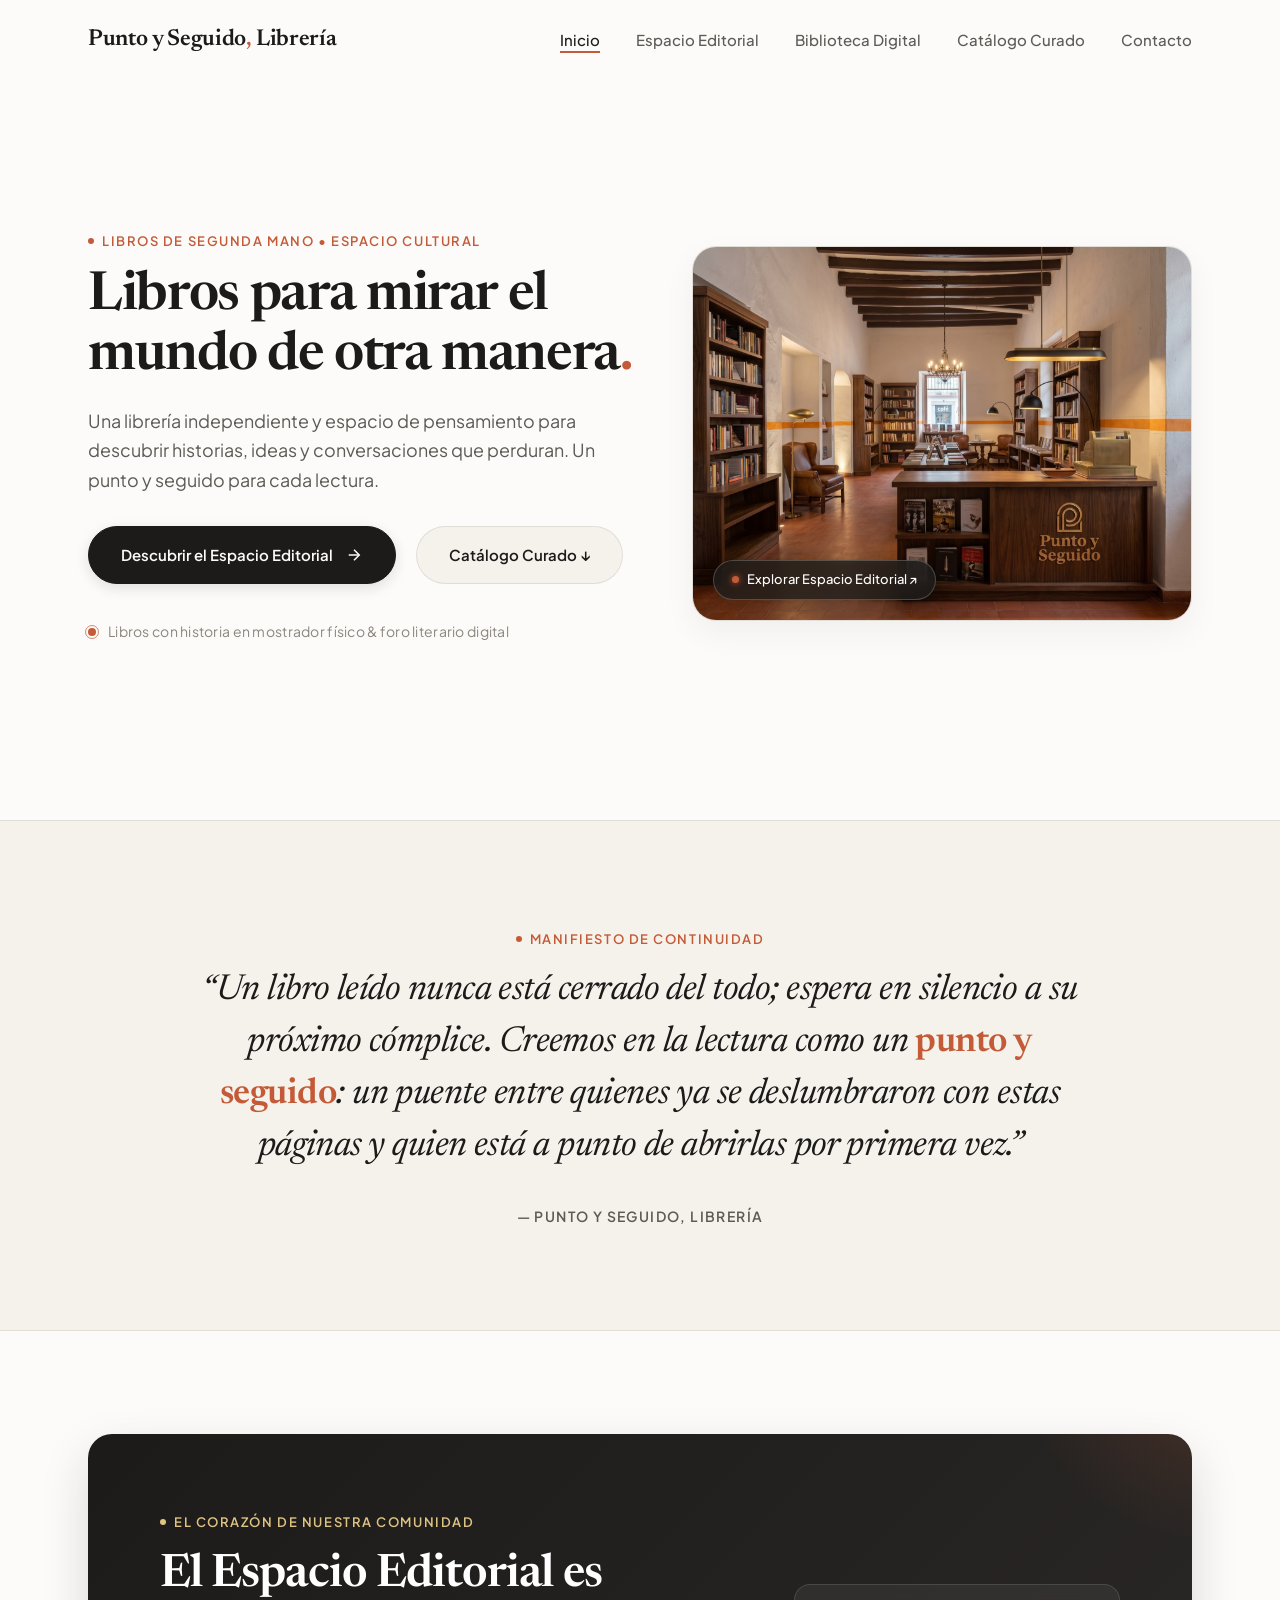
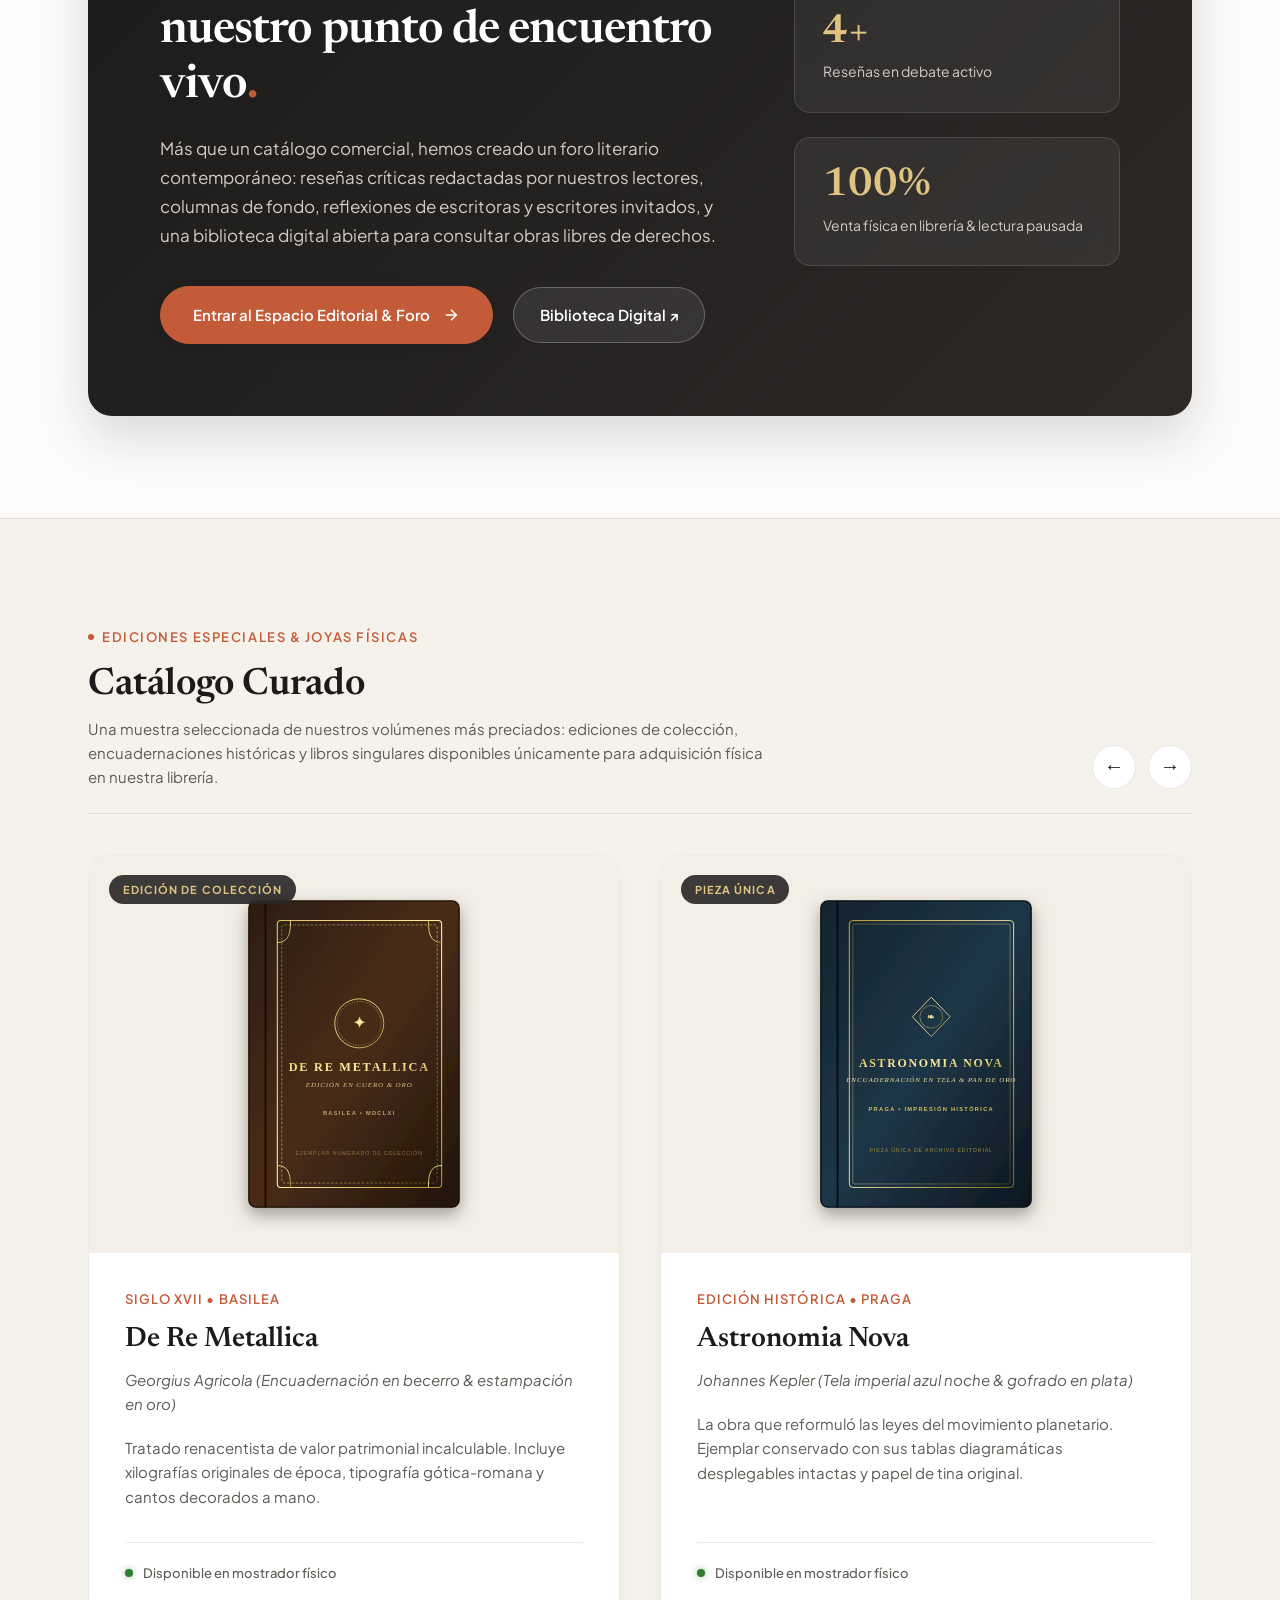
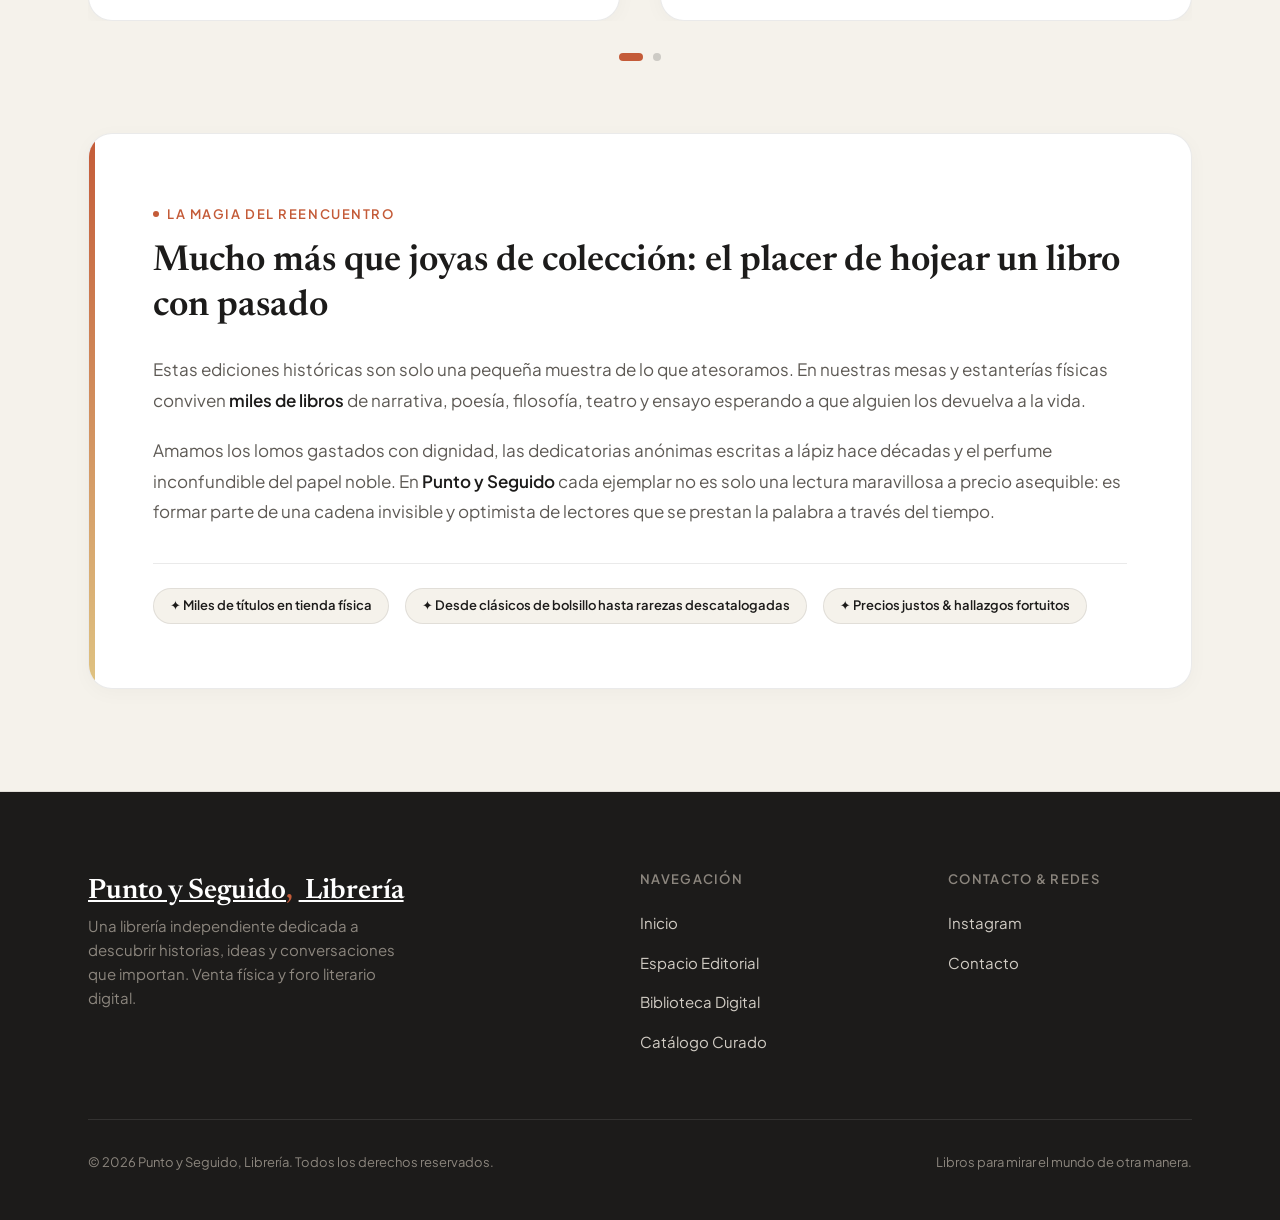
<file: index.html>
<!DOCTYPE html>
<html lang="es">

<head>
  <meta charset="UTF-8">
  <meta name="viewport" content="width=device-width, initial-scale=1.0">
  <meta name="description"
    content="Punto y Seguido, Librería — Una librería independiente para descubrir historias, ideas y conversaciones. Libros para mirar el mundo de otra manera.">
  <title>Punto y Seguido, Librería — Libros para mirar el mundo de otra manera</title>

  <!-- Google Fonts: Newsreader (Editorial Serif) & Plus Jakarta Sans (Body Sans) -->
  <link rel="preconnect" href="https://fonts.googleapis.com">
  <link rel="preconnect" href="https://fonts.gstatic.com" crossorigin>
  <link
    href="https://fonts.googleapis.com/css2?family=Newsreader:ital,opsz,wght@0,6..72,400;0,6..72,500;0,6..72,600;1,6..72,400&family=Plus+Jakarta+Sans:wght@400;500;600;700&display=swap"
    rel="stylesheet">

  <!-- Estilos Principales -->
  <link rel="stylesheet" href="styles.css?v=2">
</head>

<body>

  <!-- =========================================================================
       1. ENCABEZADO Y NAVEGACIÓN PRINCIPAL
       ========================================================================= -->
  <header class="site-header" id="site-header">
    <div class="container header-container">
      <a href="index.html" class="brand-logo" aria-label="Inicio de Punto y Seguido, Librería">
        Punto y Seguido<span class="dot">,</span>&nbsp;Librería
      </a>

      <nav class="main-nav" aria-label="Navegación principal">
        <ul class="nav-links" id="nav-links">
          <li><a href="index.html" class="nav-link active">Inicio</a></li>
          <li><a href="espacio-editorial.html" class="nav-link">Espacio Editorial</a></li>
          <li><a href="espacio-editorial.html#seccion-biblioteca" class="nav-link">Biblioteca Digital</a></li>
          <li><a href="#catalogo-curado" class="nav-link">Catálogo Curado</a></li>
          <li><a href="#contacto" class="nav-link">Contacto</a></li>
        </ul>

        <button class="mobile-toggle" id="mobile-toggle" aria-expanded="false" aria-controls="nav-links"
          aria-label="Abrir menú de navegación">
          <svg viewBox="0 0 24 24" fill="none" stroke="currentColor">
            <line x1="4" y1="7" x2="20" y2="7" />
            <line x1="4" y1="12" x2="20" y2="12" />
            <line x1="4" y1="17" x2="20" y2="17" />
          </svg>
        </button>
      </nav>
    </div>
  </header>

  <!-- =========================================================================
       2. SECCIÓN HERO (PORTADA DE PANTALLA COMPLETA)
       ========================================================================= -->
  <main>
    <section class="hero-section" id="inicio">
      <div class="container">
        <div class="hero-grid">

          <!-- Columna de Texto -->
          <div class="hero-content reveal">
            <span class="eyebrow">libros de segunda mano &bull; Espacio Cultural</span>

            <h1 class="hero-title">
              Libros para mirar el mundo de otra manera<span class="hero-dot">.</span>
            </h1>

            <p class="hero-subtitle">
              Una librería independiente y espacio de pensamiento para descubrir historias, ideas y conversaciones que
              perduran. Un punto y seguido para cada lectura.
            </p>

            <div class="hero-actions">
              <a href="espacio-editorial.html" class="btn btn-primary" id="btn-discover">
                Descubrir el Espacio Editorial
                <svg viewBox="0 0 24 24" fill="none" stroke="currentColor" stroke-width="2">
                  <line x1="5" y1="12" x2="19" y2="12" />
                  <polyline points="12 5 19 12 12 19" />
                </svg>
              </a>
              <a href="#catalogo-curado" class="btn btn-secondary-subtle-dark">
                Catálogo Curado ↓
              </a>
            </div>

            <div class="hero-footer-note">
              <span class="pulse-dot"></span>
              <span>Libros con historia en mostrador físico &amp; foro literario digital</span>
            </div>
          </div>

          <!-- Columna Visual (Imagen Destacada Protagonista con enlace a Espacio Editorial) -->
          <div class="hero-visual reveal reveal-delay-1">
            <a href="espacio-editorial.html" class="hero-image-wrapper hero-image-link"
              aria-label="Explorar el Espacio Editorial">
              <img src="assets/hero-punto-y-seguido-opt.jpg"
                alt="Interior cálido y luminoso de Punto y Seguido, Librería con estanterías de madera repletas de libros y acogedor sillón de lectura"
                class="hero-img" id="hero-image" loading="eager" fetchpriority="high" width="1600" height="1200">
              <div class="hero-image-badge">
                <span class="badge-dot"></span>
                <span>Explorar Espacio Editorial ↗</span>
              </div>
            </a>
          </div>

        </div>
      </div>
    </section>

    <!-- =========================================================================
         3. BREVE MANIFIESTO EDITORIAL
         ========================================================================= -->
    <section class="manifest-section" id="manifiesto">
      <div class="container">
        <div class="manifest-content reveal">
          <span class="eyebrow" style="justify-content: center;">Manifiesto de Continuidad</span>
          <blockquote class="manifest-quote">
            “Un libro leído nunca está cerrado del todo; espera en silencio a su próximo cómplice. Creemos en la lectura
            como un <strong>punto y seguido</strong>: un puente entre quienes ya se deslumbraron con estas páginas y
            quien está a punto de abrirlas por primera vez.”
          </blockquote>
          <p class="manifest-author">— Punto y Seguido, Librería</p>
        </div>
      </div>
    </section>

    <!-- =========================================================================
         4. BLOQUE LLAMATIVO DESTACADO (INVITACIÓN AL ESPACIO EDITORIAL)
         ========================================================================= -->
    <section class="editorial-spotlight-section">
      <div class="container">
        <div class="editorial-spotlight-card reveal">
          <div class="spotlight-content">
            <span class="eyebrow eyebrow-light">El corazón de nuestra comunidad</span>
            <h2 class="spotlight-title">El Espacio Editorial es nuestro punto de encuentro vivo<span
                style="color: var(--color-accent);">.</span></h2>
            <p class="spotlight-text">
              Más que un catálogo comercial, hemos creado un foro literario contemporáneo: reseñas críticas redactadas
              por nuestros lectores, columnas de fondo, reflexiones de escritoras y escritores invitados, y una
              biblioteca digital abierta para consultar obras libres de derechos.
            </p>
            <div class="spotlight-actions">
              <a href="espacio-editorial.html" class="btn btn-primary btn-spotlight">
                Entrar al Espacio Editorial &amp; Foro
                <svg viewBox="0 0 24 24" fill="none" stroke="currentColor" stroke-width="2">
                  <line x1="5" y1="12" x2="19" y2="12" />
                  <polyline points="12 5 19 12 12 19" />
                </svg>
              </a>
              <a href="espacio-editorial.html#seccion-biblioteca" class="btn btn-secondary-subtle">
                Biblioteca Digital ↗
              </a>
            </div>
          </div>
          <div class="spotlight-aside">
            <div class="spotlight-badge-box">
              <span class="spotlight-stat">4+</span>
              <span class="spotlight-stat-label">Reseñas en debate activo</span>
            </div>
            <div class="spotlight-badge-box">
              <span class="spotlight-stat">100%</span>
              <span class="spotlight-stat-label">Venta física en librería &amp; lectura pausada</span>
            </div>
          </div>
        </div>
      </div>
    </section>

    <!-- =========================================================================
         5. SECCIÓN CATÁLOGO CURADO (CARRUSEL DE LIBROS ESPECIALES / JOYAS DE COLECCIÓN)
         ========================================================================= -->
    <section class="curated-catalog-section" id="catalogo-curado">
      <div class="container">
        <div class="block-header reveal">
          <div>
            <span class="eyebrow">Ediciones Especiales &amp; Joyas Físicas</span>
            <h2 class="block-title">Catálogo Curado</h2>
            <p class="block-desc">
              Una muestra seleccionada de nuestros volúmenes más preciados: ediciones de colección, encuadernaciones
              históricas y libros singulares disponibles únicamente para adquisición física en nuestra librería.
            </p>
          </div>
          <div class="carousel-nav-buttons">
            <button class="carousel-btn prev" id="carousel-prev" aria-label="Libro anterior">←</button>
            <button class="carousel-btn next" id="carousel-next" aria-label="Libro siguiente">→</button>
          </div>
        </div>

        <!-- CARRUSEL DE LIBROS ESPECIALES -->
        <div class="curated-carousel-container reveal">
          <div class="curated-carousel-track" id="curated-track">

            <!-- Item 1 -->
            <article class="curated-card">
              <div class="curated-card-image-box">
                <img src="assets/libro-antiguo-1.svg"
                  alt="De Re Metallica, ejemplar antiguo encuadernado en cuero y pan de oro" class="curated-img"
                  loading="lazy">
                <span class="curated-pill-tag">Edición de Colección</span>
              </div>
              <div class="curated-card-info">
                <div class="curated-meta">Siglo XVII • Basilea</div>
                <h3 class="curated-book-title">De Re Metallica</h3>
                <p class="curated-book-author">Georgius Agricola (Encuadernación en becerro &amp; estampación en oro)
                </p>
                <p class="curated-book-desc">
                  Tratado renacentista de valor patrimonial incalculable. Incluye xilografías originales de época,
                  tipografía gótica-romana y cantos decorados a mano.
                </p>
                <div class="curated-card-footer">
                  <span class="curated-availability-dot"></span>
                  <span class="curated-availability-text">Disponible en mostrador físico</span>
                </div>
              </div>
            </article>

            <!-- Item 2 -->
            <article class="curated-card">
              <div class="curated-card-image-box">
                <img src="assets/libro-antiguo-2.svg"
                  alt="Astronomia Nova de Johannes Kepler, edición histórica con grabados de diagramas celestes"
                  class="curated-img" loading="lazy">
                <span class="curated-pill-tag">Pieza Única</span>
              </div>
              <div class="curated-card-info">
                <div class="curated-meta">Edición Histórica • Praga</div>
                <h3 class="curated-book-title">Astronomia Nova</h3>
                <p class="curated-book-author">Johannes Kepler (Tela imperial azul noche &amp; gofrado en plata)</p>
                <p class="curated-book-desc">
                  La obra que reformuló las leyes del movimiento planetario. Ejemplar conservado con sus tablas
                  diagramáticas desplegables intactas y papel de tina original.
                </p>
                <div class="curated-card-footer">
                  <span class="curated-availability-dot"></span>
                  <span class="curated-availability-text">Disponible en mostrador físico</span>
                </div>
              </div>
            </article>

          </div>
        </div>

        <div class="curated-carousel-dots" id="carousel-dots" aria-hidden="true">
          <span class="dot-indicator active"></span>
          <span class="dot-indicator"></span>
        </div>

        <!-- BLOQUE NOSTÁLGICO & OPTIMISTA: EL ENCANTO DEL LIBRO CON HISTORIA -->
        <div class="used-books-tribute reveal">
          <div class="used-books-tribute-inner">
            <div class="tribute-header">
              <span class="eyebrow">La Magia del Reencuentro</span>
              <h3 class="tribute-title">Mucho más que joyas de colección: el placer de hojear un libro con pasado</h3>
            </div>
            <div class="tribute-body">
              <p>
                Estas ediciones históricas son solo una pequeña muestra de lo que atesoramos. En nuestras mesas y
                estanterías físicas conviven <strong>miles de libros</strong> de narrativa, poesía, filosofía, teatro y
                ensayo esperando a que alguien los devuelva a la vida.
              </p>
              <p>
                Amamos los lomos gastados con dignidad, las dedicatorias anónimas escritas a lápiz hace décadas y el
                perfume inconfundible del papel noble. En <strong>Punto y Seguido</strong> cada ejemplar no es solo una
                lectura maravillosa a precio asequible: es formar parte de una cadena invisible y optimista de lectores
                que se prestan la palabra a través del tiempo.
              </p>
            </div>
            <div class="tribute-footer">
              <span class="tribute-tag">✦ Miles de títulos en tienda física</span>
              <span class="tribute-tag">✦ Desde clásicos de bolsillo hasta rarezas descatalogadas</span>
              <span class="tribute-tag">✦ Precios justos &amp; hallazgos fortuitos</span>
            </div>
          </div>
        </div>

      </div>
    </section>
  </main>

  <!-- =========================================================================
       6. PIE DE PÁGINA (FOOTER Y ENLACES)
       ========================================================================= -->
  <footer class="site-footer" id="contacto">
    <div class="container">
      <div class="footer-grid">

        <div class="footer-brand">
          <a href="index.html" class="footer-logo" aria-label="Ir al inicio de Punto y Seguido, Librería">
            Punto y Seguido<span class="dot">,</span>&nbsp;Librería
          </a>
          <p>
            Una librería independiente dedicada a descubrir historias, ideas y conversaciones que importan. Venta física
            y foro literario digital.
          </p>
        </div>

        <div class="footer-col">
          <h4>Navegación</h4>
          <ul class="footer-links">
            <li><a href="index.html" class="footer-link">Inicio</a></li>
            <li><a href="espacio-editorial.html" class="footer-link">Espacio Editorial</a></li>
            <li><a href="espacio-editorial.html#seccion-biblioteca" class="footer-link">Biblioteca Digital</a></li>
            <li><a href="#catalogo-curado" class="footer-link">Catálogo Curado</a></li>
          </ul>
        </div>

        <div class="footer-col">
          <h4>Contacto &amp; Redes</h4>
          <ul class="footer-links">
            <li>
              <a href="https://instagram.com" target="_blank" rel="noopener noreferrer" class="footer-link">
                Instagram
              </a>
            </li>
            <li>
              <a href="mailto:hola@puntoyseguidolibreria.com" class="footer-link">
                Contacto
              </a>
            </li>
          </ul>
        </div>

      </div>

      <div class="footer-bottom">
        <p>&copy; 2026 Punto y Seguido, Librería. Todos los derechos reservados.</p>
        <p>Libros para mirar el mundo de otra manera.</p>
      </div>
    </div>
  </footer>

  <!-- Script de Interacción -->
  <script src="script.js"></script>
</body>

</html>
</file>
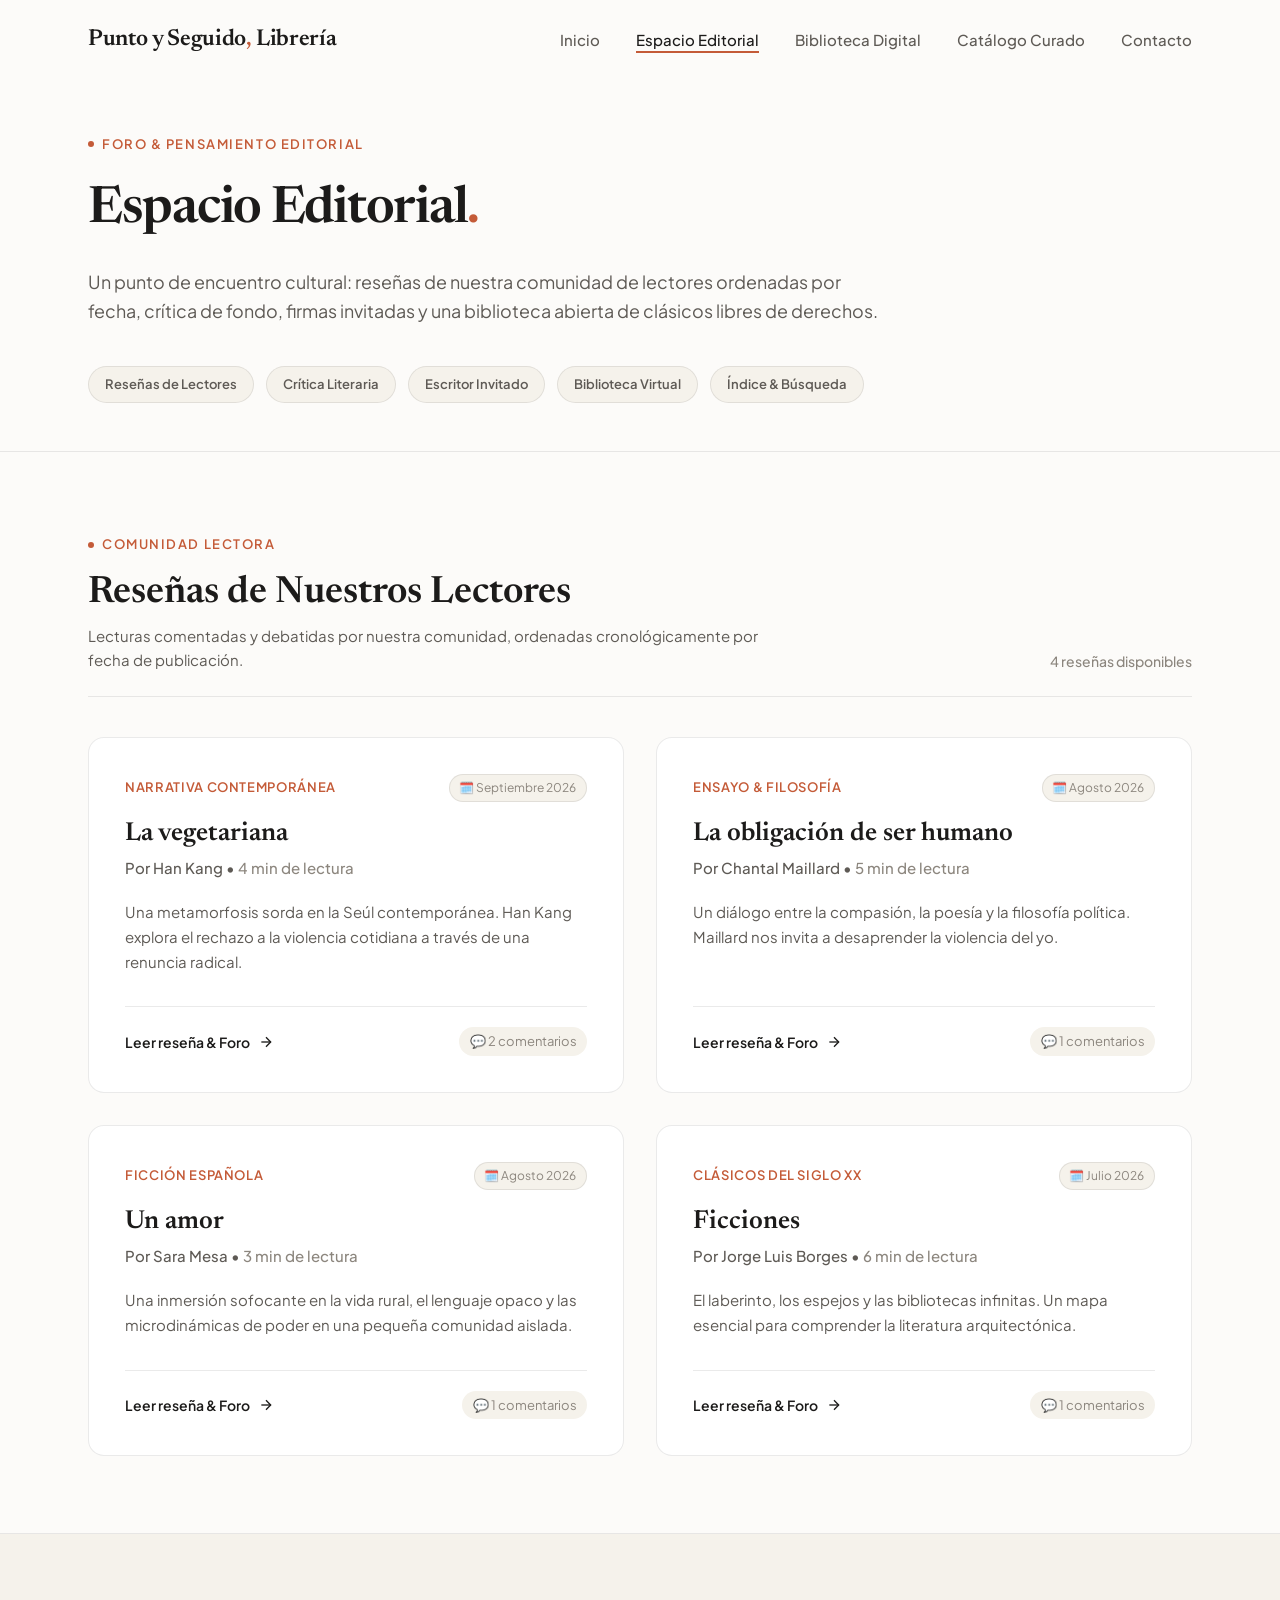
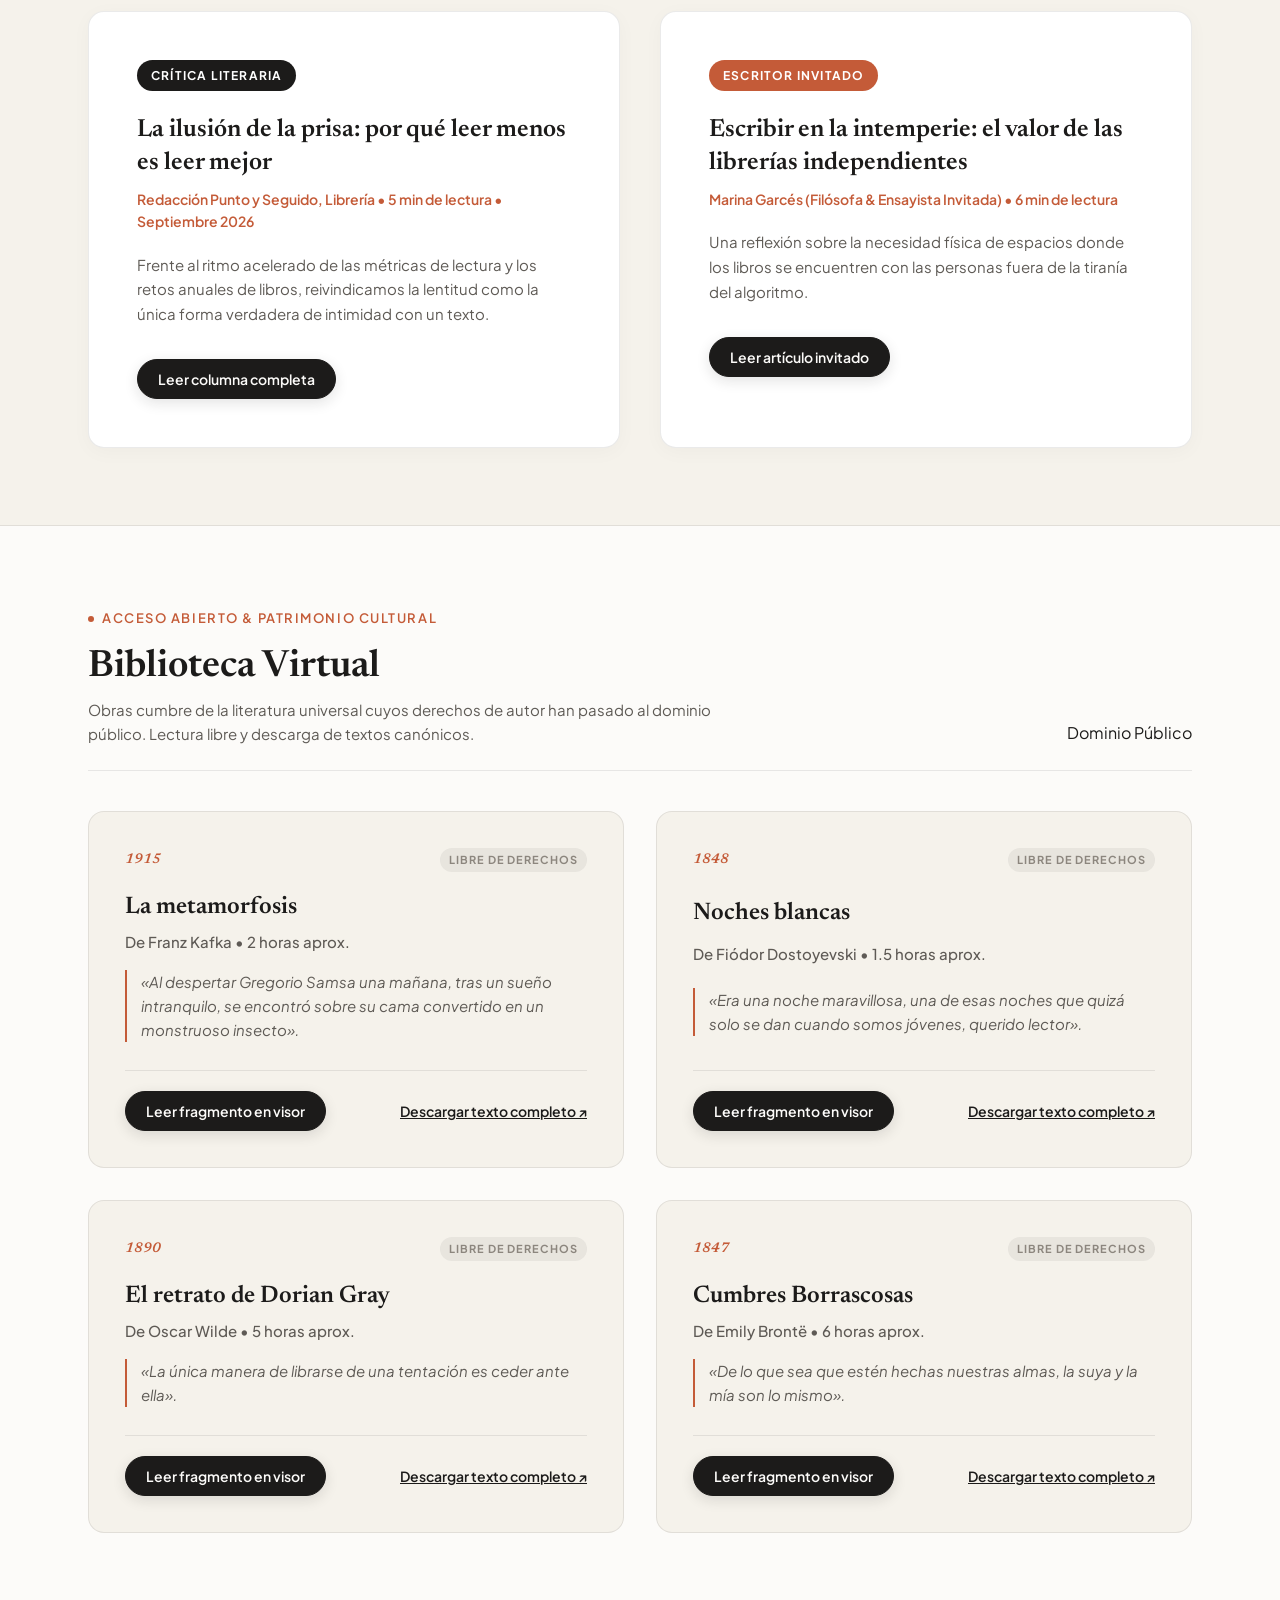
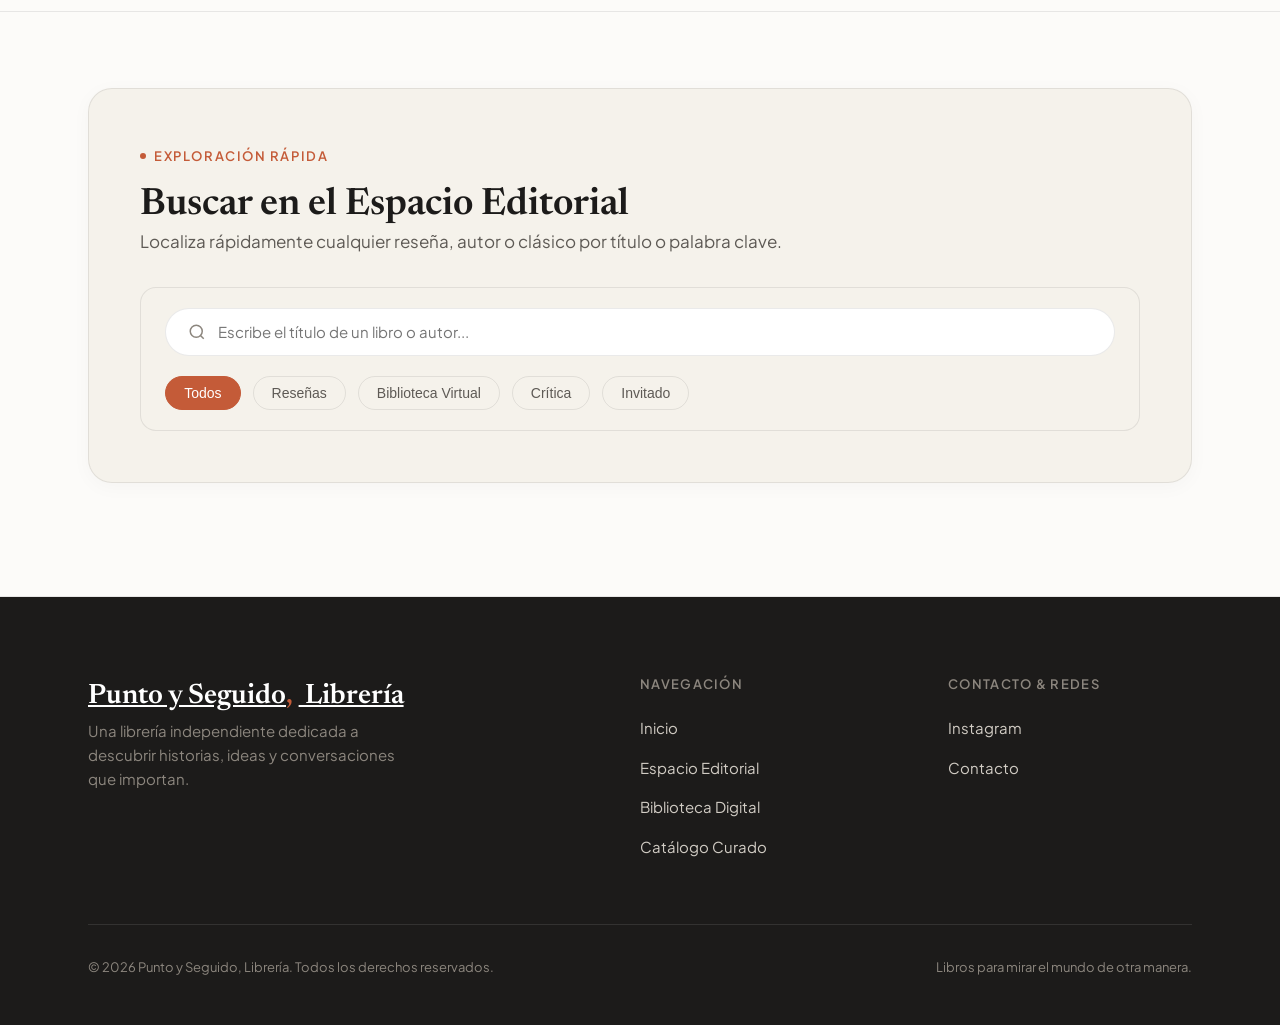
<file: espacio-editorial.html>
<!DOCTYPE html>
<html lang="es">
<head>
  <meta charset="UTF-8">
  <meta name="viewport" content="width=device-width, initial-scale=1.0">
  <meta name="description" content="Espacio Editorial de Punto y Seguido, Librería — Reseñas por título de libro, crítica literaria y espacio para escritoras y escritores invitados.">
  <title>Espacio Editorial — Punto y Seguido, Librería</title>

  <!-- Google Fonts: Newsreader (Serif) & Plus Jakarta Sans (Sans) -->
  <link rel="preconnect" href="https://fonts.googleapis.com">
  <link rel="preconnect" href="https://fonts.gstatic.com" crossorigin>
  <link href="https://fonts.googleapis.com/css2?family=Newsreader:ital,opsz,wght@0,6..72,400;0,6..72,500;0,6..72,600;1,6..72,400&family=Plus+Jakarta+Sans:wght@400;500;600;700&display=swap" rel="stylesheet">

  <!-- Estilos Principales -->
  <link rel="stylesheet" href="styles.css?v=2">
</head>
<body>

  <!-- =========================================================================
       1. ENCABEZADO Y NAVEGACIÓN PRINCIPAL
       ========================================================================= -->
  <header class="site-header" id="site-header">
    <div class="container header-container">
      <a href="index.html" class="brand-logo" aria-label="Inicio de Punto y Seguido, Librería">
        Punto y Seguido<span class="dot">,</span>&nbsp;Librería
      </a>

      <nav class="main-nav" aria-label="Navegación principal">
        <ul class="nav-links" id="nav-links">
          <li><a href="index.html" class="nav-link">Inicio</a></li>
          <li><a href="espacio-editorial.html" class="nav-link active" aria-current="page">Espacio Editorial</a></li>
          <li><a href="#seccion-biblioteca" class="nav-link">Biblioteca Digital</a></li>
          <li><a href="index.html#catalogo-curado" class="nav-link">Catálogo Curado</a></li>
          <li><a href="#contacto" class="nav-link">Contacto</a></li>
        </ul>

        <button class="mobile-toggle" id="mobile-toggle" aria-expanded="false" aria-controls="nav-links" aria-label="Abrir menú de navegación">
          <svg viewBox="0 0 24 24" fill="none" stroke="currentColor">
            <line x1="4" y1="7" x2="20" y2="7"/>
            <line x1="4" y1="12" x2="20" y2="12"/>
            <line x1="4" y1="17" x2="20" y2="17"/>
          </svg>
        </button>
      </nav>
    </div>
  </header>

  <!-- =========================================================================
       2. CABECERA DEL ESPACIO EDITORIAL
       ========================================================================= -->
  <main>
    <!-- CABECERA DEL ESPACIO EDITORIAL -->
    <section class="editorial-hero">
      <div class="container">
        <div class="editorial-hero-content reveal">
          <span class="eyebrow">Foro &amp; Pensamiento Editorial</span>
          <h1 class="editorial-title">Espacio Editorial<span style="color: var(--color-accent);">.</span></h1>
          <p class="editorial-subtitle">
            Un punto de encuentro cultural: reseñas de nuestra comunidad de lectores ordenadas por fecha, crítica de fondo, firmas invitadas y una biblioteca abierta de clásicos libres de derechos.
          </p>

          <!-- NAVEGACIÓN RÁPIDA POR SECCIONES EDITORIALES -->
          <div class="editorial-quick-nav">
            <a href="#seccion-resenas" class="quick-nav-link">Reseñas de Lectores</a>
            <a href="#seccion-critica" class="quick-nav-link">Crítica Literaria</a>
            <a href="#seccion-invitado" class="quick-nav-link">Escritor Invitado</a>
            <a href="#seccion-biblioteca" class="quick-nav-link">Biblioteca Virtual</a>
            <a href="#seccion-busqueda" class="quick-nav-link">Índice &amp; Búsqueda</a>
          </div>
        </div>
      </div>
    </section>

    <!-- =========================================================================
         1. SECCIÓN: RESEÑAS DE NUESTROS LECTORES (ORDENADAS POR FECHA)
         ========================================================================= -->
    <section class="editorial-section" id="seccion-resenas">
      <div class="container">
        <div class="block-header">
          <div>
            <span class="eyebrow">Comunidad Lectora</span>
            <h2 class="block-title">Reseñas de Nuestros Lectores</h2>
            <p class="block-desc">Lecturas comentadas y debatidas por nuestra comunidad, ordenadas cronológicamente por fecha de publicación.</p>
          </div>
          <span class="block-count" id="book-count">4 títulos disponibles</span>
        </div>

        <div class="books-grid" id="books-grid">
          <!-- Tarjetas de libros cargadas dinámicamente y ordenadas por fecha -->
        </div>
      </div>
    </section>

    <!-- =========================================================================
         2. SECCIÓN: CRÍTICA LITERARIA & ESCRITOR INVITADO
         ========================================================================= -->
    <section class="editorial-section editorial-section-alt" id="seccion-critica">
      <div class="container">
        <div class="editorial-duo-grid">
          
          <!-- COLUMNA DE CRÍTICA LITERARIA -->
          <div class="editorial-card-featured" id="critica-section">
            <div class="featured-badge">Crítica Literaria</div>
            <div id="critica-content">
              <!-- Contenido cargado dinámicamente desde escritos/critica-literaria.json -->
            </div>
          </div>

          <!-- ESCRITOR INVITADO -->
          <div class="editorial-card-guest" id="seccion-invitado">
            <div class="featured-badge badge-accent">Escritor Invitado</div>
            <div id="invitado-content">
              <!-- Contenido cargado dinámicamente desde escritos/escritor-invitado.json -->
            </div>
          </div>

        </div>
      </div>
    </section>

    <!-- =========================================================================
         3. SECCIÓN: BIBLIOTECA VIRTUAL (DOMINIO PÚBLICO / LIBRES DE DERECHOS)
         ========================================================================= -->
    <section class="editorial-section" id="seccion-biblioteca">
      <div class="container">
        <div class="block-header">
          <div>
            <span class="eyebrow">Acceso Abierto &amp; Patrimonio Cultural</span>
            <h2 class="block-title">Biblioteca Virtual</h2>
            <p class="block-desc">Obras cumbre de la literatura universal cuyos derechos de autor han pasado al dominio público. Lectura libre y descarga de textos canónicos.</p>
          </div>
          <span class="badge-tag">Dominio Público</span>
        </div>

        <div class="library-grid" id="library-grid">
          <!-- Libros clásicos libres de derechos cargados dinámicamente desde escritos/biblioteca-virtual.json -->
        </div>
      </div>
    </section>

    <!-- =========================================================================
         4. SECCIÓN: ÍNDICE & BUSCADOR GLOBAL (AL FINAL)
         ========================================================================= -->
    <section class="editorial-section editorial-section-search" id="seccion-busqueda">
      <div class="container">
        <div class="search-section-wrapper reveal">
          <div class="search-section-header">
            <span class="eyebrow">Exploración Rápida</span>
            <h2 class="block-title">Buscar en el Espacio Editorial</h2>
            <p class="section-subtitle">Localiza rápidamente cualquier reseña, autor o clásico por título o palabra clave.</p>
          </div>

          <div class="editorial-filter-bar">
            <div class="search-box">
              <svg viewBox="0 0 24 24" fill="none" stroke="currentColor" stroke-width="2" class="search-icon">
                <circle cx="11" cy="11" r="8"/>
                <line x1="21" y1="21" x2="16.65" y2="16.65"/>
              </svg>
              <input 
                type="text" 
                id="search-input" 
                placeholder="Escribe el título de un libro o autor..." 
                aria-label="Buscar en el espacio editorial"
              >
            </div>

            <div class="filter-pills" id="filter-pills">
              <button class="pill active" data-filter="todos">Todos</button>
              <button class="pill" data-filter="resenas">Reseñas</button>
              <button class="pill" data-filter="biblioteca">Biblioteca Virtual</button>
              <button class="pill" data-filter="critica">Crítica</button>
              <button class="pill" data-filter="invitado">Invitado</button>
            </div>
          </div>
        </div>
      </div>
    </section>

    <!-- =========================================================================
         5. LECTOR LATERAL INTERACTIVO & FORO (DRAWER DE LECTURA DERECHO)
         ========================================================================= -->
    <div class="reader-modal" id="reader-modal" aria-hidden="true" role="dialog" aria-labelledby="modal-title">
      <!-- Fondo borroso suave que deja la web de atrás con blur elegante -->
      <div class="reader-overlay" id="reader-overlay"></div>
      
      <!-- Panel de lectura lateral derecho (ocupa la mitad de la pantalla) -->
      <div class="reader-panel" id="reader-panel">
        <!-- Barra de progreso de lectura milimétrica e impulsada por scroll -->
        <div class="reading-progress-track" aria-hidden="true">
          <div class="reading-progress-bar" id="reading-progress-bar"></div>
        </div>

        <button class="reader-close" id="reader-close" aria-label="Cerrar lectura">
          <svg viewBox="0 0 24 24" fill="none" stroke="currentColor" stroke-width="2">
            <line x1="18" y1="6" x2="6" y2="18"/>
            <line x1="6" y1="6" x2="18" y2="18"/>
          </svg>
        </button>

        <article class="reader-article">
          <header class="reader-header">
            <div class="reader-header-top">
              <span class="reader-category" id="modal-category">Reseña</span>
              <span class="reader-license-tag" id="modal-license" style="display: none;"></span>
            </div>
            <h2 class="reader-title" id="modal-title">Título del Libro</h2>
            <div class="reader-meta">
              <span id="modal-author">Por Autor</span>
              <span class="dot-sep">•</span>
              <span id="modal-date">Fecha</span>
              <span class="dot-sep">•</span>
              <span id="modal-reading-time">3 min de lectura</span>
            </div>
          </header>

          <div class="reader-body" id="modal-body">
            <!-- Texto completo del artículo -->
          </div>

          <div class="reader-actions" id="modal-actions" style="display: none;">
            <a href="#" target="_blank" rel="noopener noreferrer" class="btn btn-primary btn-sm" id="modal-external-link">
              Leer obra completa en Project Gutenberg
              <svg viewBox="0 0 24 24" fill="none" stroke="currentColor" stroke-width="2">
                <line x1="7" y1="17" x2="17" y2="7"/>
                <polyline points="7 7 17 7 17 17"/>
              </svg>
            </a>
          </div>

          <!-- FORO DE DISCUSIÓN & REFLEXIONES -->
          <section class="forum-section" id="modal-forum-section">
            <div class="forum-header">
              <h3 class="forum-title">Diálogos &amp; Conversación</h3>
              <span class="forum-subtitle">Espacio para compartir reflexiones e impresiones sobre esta lectura</span>
            </div>

            <!-- Lista de comentarios -->
            <div class="forum-comments-list" id="modal-comments">
              <!-- Comentarios cargados dinámicamente -->
            </div>

            <!-- Formulario para agregar nuevo comentario -->
            <form class="forum-form" id="forum-form">
              <h4>Participa en el foro</h4>
              <div class="form-group">
                <input type="text" id="comment-author" placeholder="Tu nombre o seudónimo" required>
              </div>
              <div class="form-group">
                <textarea id="comment-text" rows="3" placeholder="Comparte tu opinión, pasaje favorito o reflexión sobre esta obra..." required></textarea>
              </div>
              <button type="submit" class="btn btn-primary btn-sm">
                Publicar comentario
              </button>
            </form>
          </section>
        </article>
      </div>
    </div>
  </main>

  <!-- =========================================================================
       5. PIE DE PÁGINA
       ========================================================================= -->
  <footer class="site-footer" id="contacto">
    <div class="container">
      <div class="footer-grid">
        
        <div class="footer-brand">
          <a href="index.html" class="footer-logo" aria-label="Ir al inicio de Punto y Seguido, Librería">
            Punto y Seguido<span class="dot">,</span>&nbsp;Librería
          </a>
          <p>
            Una librería independiente dedicada a descubrir historias, ideas y conversaciones que importan.
          </p>
        </div>

        <div class="footer-col">
          <h4>Navegación</h4>
          <ul class="footer-links">
            <li><a href="index.html" class="footer-link">Inicio</a></li>
            <li><a href="espacio-editorial.html" class="footer-link">Espacio Editorial</a></li>
            <li><a href="#seccion-biblioteca" class="footer-link">Biblioteca Digital</a></li>
            <li><a href="index.html#catalogo-curado" class="footer-link">Catálogo Curado</a></li>
          </ul>
        </div>

        <div class="footer-col">
          <h4>Contacto &amp; Redes</h4>
          <ul class="footer-links">
            <li>
              <a href="https://instagram.com" target="_blank" rel="noopener noreferrer" class="footer-link">
                Instagram
              </a>
            </li>
            <li>
              <a href="mailto:hola@puntoyseguidolibreria.com" class="footer-link">
                Contacto
              </a>
            </li>
          </ul>
        </div>

      </div>

      <div class="footer-bottom">
        <p>&copy; 2026 Punto y Seguido, Librería. Todos los derechos reservados.</p>
        <p>Libros para mirar el mundo de otra manera.</p>
      </div>
    </div>
  </footer>

  <!-- Scripts -->
  <script src="script.js"></script>
  <script src="editorial.js"></script>
</body>
</html>
</file>
<file: styles.css>
/* ==========================================================================
   PUNTO Y SEGUIDO, LIBRERÍA — SISTEMA DE DISEÑO EDITORIAL & ESTILOS PRINCIPALES
   ========================================================================== */

/* --------------------------------------------------------------------------
   1. VARIABLES CSS & CONFIGURACIÓN BASE
   -------------------------------------------------------------------------- */
:root {
  /* Paleta de Colores Sobria & Editorial */
  --bg-primary: #fcfbf9;      /* Fondo marfil cálido */
  --bg-surface: #f5f2eb;      /* Superficie secundaria / tarjetas suave */
  --bg-surface-hover: #ede8dc;/* Estado hover superficies */
  --bg-header: rgba(252, 251, 249, 0.88); /* Fondo del encabezado con transparencia */

  --text-main: #1c1b1a;       /* Texto casi negro para alta legibilidad */
  --text-muted: #5e5a55;      /* Texto secundario cálido y legible */
  --text-light: #8c867e;      /* Meta textos / etiquetas discretas */

  --color-accent: #c45b38;    /* Acento terracota sutil (Sienna) */
  --color-accent-hover: #a84728;
  --color-accent-subtle: rgba(196, 91, 56, 0.08);

  --border-color: rgba(28, 27, 26, 0.09);
  --border-strong: rgba(28, 27, 26, 0.18);
  --border-accent: rgba(196, 91, 56, 0.3);

  /* Tipografía Editorial (Newsreader Serif & Plus Jakarta Sans) */
  --font-serif: 'Newsreader', 'Playfair Display', Georgia, 'Times New Roman', serif;
  --font-sans: 'Plus Jakarta Sans', system-ui, -apple-system, BlinkMacSystemFont, 'Segoe UI', Roboto, sans-serif;

  /* Elevación y Sombras Sutiles */
  --shadow-subtle: 0 4px 20px rgba(28, 27, 26, 0.03);
  --shadow-card: 0 12px 32px rgba(28, 27, 26, 0.05);

  /* Dimensiones & Espaciado */
  --header-height: 80px;
  --container-max-width: 1200px;
  --radius-sm: 8px;
  --radius-md: 16px;
  --radius-lg: 24px;

  /* Transiciones */
  --ease-out-expo: cubic-bezier(0.16, 1, 0.3, 1);
  --transition-fast: 0.2s ease;
  --transition-normal: 0.4s var(--ease-out-expo);
  --transition-slow: 0.8s var(--ease-out-expo);
}

/* --------------------------------------------------------------------------
   2. RESET & ESTILOS GLOBALES
   -------------------------------------------------------------------------- */
*, *::before, *::after {
  box-sizing: border-box;
  margin: 0;
  padding: 0;
}

html {
  font-size: 16px;
  scroll-behavior: smooth;
  -webkit-text-size-adjust: 100%;
}

body {
  background-color: var(--bg-primary);
  color: var(--text-main);
  font-family: var(--font-sans);
  line-height: 1.6;
  font-weight: 400;
  overflow-x: hidden;
  -webkit-font-smoothing: antialiased;
  -moz-osx-font-smoothing: grayscale;
}

::selection {
  background-color: var(--color-accent-subtle);
  color: var(--color-accent);
}

:focus-visible {
  outline: 2px solid var(--color-accent);
  outline-offset: 4px;
  border-radius: 4px;
}

@media (prefers-reduced-motion: reduce) {
  html {
    scroll-behavior: auto;
  }
  *, *::before, *::after {
    animation-duration: 0.01ms !important;
    animation-iteration-count: 1 !important;
    transition-duration: 0.01ms !important;
    scroll-behavior: auto !important;
  }
  .reveal {
    opacity: 1 !important;
    transform: none !important;
  }
}

/* --------------------------------------------------------------------------
   3. CONTENEDORES Y REGLAS DE MAQUETACIÓN
   -------------------------------------------------------------------------- */
.container {
  width: 100%;
  max-width: var(--container-max-width);
  margin-left: auto;
  margin-right: auto;
  padding-left: clamp(1.25rem, 4vw, 3rem);
  padding-right: clamp(1.25rem, 4vw, 3rem);
}

.eyebrow {
  display: inline-flex;
  align-items: center;
  gap: 0.5rem;
  font-family: var(--font-sans);
  font-size: 0.8125rem;
  font-weight: 600;
  text-transform: uppercase;
  letter-spacing: 0.12em;
  color: var(--color-accent);
  margin-bottom: 1rem;
}

.eyebrow::before {
  content: "";
  display: inline-block;
  width: 6px;
  height: 6px;
  border-radius: 50%;
  background-color: var(--color-accent);
}

/* --------------------------------------------------------------------------
   4. ENCABEZADO (HEADER)
   -------------------------------------------------------------------------- */
.site-header {
  position: fixed;
  top: 0;
  left: 0;
  width: 100%;
  height: var(--header-height);
  z-index: 1000;
  background-color: var(--bg-header);
  backdrop-filter: blur(16px);
  -webkit-backdrop-filter: blur(16px);
  border-bottom: 1px solid transparent;
  transition: border-color var(--transition-normal), background-color var(--transition-normal), box-shadow var(--transition-normal);
}

.site-header.scrolled {
  border-bottom-color: var(--border-color);
  box-shadow: var(--shadow-subtle);
}

.header-container {
  display: flex;
  align-items: center;
  justify-content: space-between;
  height: 100%;
}

.brand-logo {
  font-family: var(--font-serif);
  font-size: clamp(1.2rem, 1.8vw, 1.45rem);
  font-weight: 600;
  color: var(--text-main);
  text-decoration: none;
  letter-spacing: -0.015em;
  transition: color var(--transition-fast);
  display: inline-flex;
  align-items: center;
  line-height: 1;
  white-space: nowrap;
}

.brand-logo:hover {
  color: var(--color-accent);
}

.brand-logo .dot {
  color: var(--color-accent);
}

.main-nav {
  display: flex;
  align-items: center;
  gap: 2.5rem;
}

.nav-links {
  display: flex;
  align-items: center;
  gap: 2.25rem;
  list-style: none;
}

.nav-link {
  font-size: 0.9375rem;
  font-weight: 500;
  color: var(--text-muted);
  text-decoration: none;
  position: relative;
  padding: 0.25rem 0;
  transition: color var(--transition-fast);
}

.nav-link::after {
  content: "";
  position: absolute;
  bottom: 0;
  left: 0;
  width: 0;
  height: 1.5px;
  background-color: var(--color-accent);
  transition: width var(--transition-normal);
}

.nav-link:hover, .nav-link.active {
  color: var(--text-main);
}

.nav-link:hover::after, .nav-link.active::after {
  width: 100%;
}

.mobile-toggle {
  display: none;
  background: none;
  border: none;
  cursor: pointer;
  padding: 0.5rem;
  color: var(--text-main);
}

.mobile-toggle svg {
  width: 24px;
  height: 24px;
  stroke: currentColor;
  stroke-width: 2;
  stroke-linecap: round;
}

/* --------------------------------------------------------------------------
   5. SECCIÓN HERO (PORTADA PRINCIPAL INDEX)
   -------------------------------------------------------------------------- */
.hero-section {
  min-height: calc(100vh - var(--header-height));
  padding-top: calc(var(--header-height) + 1.5rem);
  padding-bottom: 3.5rem;
  display: flex;
  flex-direction: column;
  justify-content: center;
  position: relative;
}

.hero-grid {
  display: grid;
  grid-template-columns: 1.05fr 0.95fr;
  align-items: center;
  gap: clamp(2rem, 4vw, 4rem);
}

.hero-content {
  max-width: 600px;
}

.hero-title {
  font-family: var(--font-serif);
  font-size: clamp(2.4rem, 4.2vw, 3.85rem);
  font-weight: 600;
  line-height: 1.1;
  letter-spacing: -0.025em;
  color: var(--text-main);
  margin-bottom: 1.25rem;
}

.hero-title .hero-dot {
  color: var(--color-accent);
}

.hero-subtitle {
  font-size: clamp(1.05rem, 1.4vw, 1.2rem);
  color: var(--text-muted);
  line-height: 1.65;
  font-weight: 400;
  margin-bottom: 2rem;
}

.btn-secondary-subtle-dark {
  background-color: var(--bg-surface);
  border: 1px solid var(--border-color);
  color: var(--text-main);
  padding: 0.9rem 1.6rem;
  border-radius: 999px;
  font-size: 0.9375rem;
  font-weight: 600;
  text-decoration: none;
  display: inline-flex;
  align-items: center;
  transition: all var(--transition-fast);
}

.btn-secondary-subtle-dark:hover {
  background-color: var(--text-main);
  color: #ffffff;
  border-color: var(--text-main);
  transform: translateY(-2px);
}

.hero-actions {
  display: flex;
  align-items: center;
  gap: 1.25rem;
  flex-wrap: wrap;
}

.btn {
  display: inline-flex;
  align-items: center;
  justify-content: center;
  gap: 0.75rem;
  padding: 1rem 2rem;
  font-family: var(--font-sans);
  font-size: 0.9375rem;
  font-weight: 600;
  border-radius: 999px;
  text-decoration: none;
  cursor: pointer;
  transition: transform var(--transition-normal), background-color var(--transition-normal), box-shadow var(--transition-normal), color var(--transition-normal);
}

.btn-sm {
  padding: 0.625rem 1.25rem;
  font-size: 0.875rem;
}

.btn-primary {
  background-color: var(--text-main);
  color: var(--bg-primary);
  border: 1px solid var(--text-main);
  box-shadow: 0 4px 14px rgba(28, 27, 26, 0.12);
}

.btn-primary:hover {
  background-color: var(--color-accent);
  border-color: var(--color-accent);
  color: #ffffff;
  transform: translateY(-2px);
  box-shadow: 0 8px 24px rgba(196, 91, 56, 0.25);
}

.btn-primary svg {
  width: 18px;
  height: 18px;
  transition: transform var(--transition-normal);
}

.btn-primary:hover svg {
  transform: translateX(4px);
}

.hero-visual {
  position: relative;
  width: 100%;
  display: flex;
  justify-content: center;
  align-items: center;
}

.hero-image-wrapper {
  position: relative;
  width: 100%;
  max-width: 520px;
  max-height: 440px;
  aspect-ratio: 4 / 3;
  border-radius: var(--radius-lg);
  overflow: hidden;
  box-shadow: var(--shadow-card);
  border: 1px solid var(--border-color);
  background-color: var(--bg-surface);
  transition: transform var(--transition-slow), box-shadow var(--transition-slow);
}

.hero-image-wrapper:hover {
  transform: scale(1.015);
  box-shadow: 0 20px 40px rgba(28, 27, 26, 0.08);
}

.hero-img {
  width: 100%;
  height: 100%;
  object-fit: cover;
  display: block;
  transition: transform 1.2s var(--ease-out-expo);
}

.hero-image-wrapper:hover .hero-img {
  transform: scale(1.03);
}

.hero-image-badge {
  position: absolute;
  bottom: 1.25rem;
  left: 1.25rem;
  padding: 0.55rem 1.1rem;
  background: rgba(28, 27, 26, 0.78);
  backdrop-filter: blur(12px);
  -webkit-backdrop-filter: blur(12px);
  border: 1px solid rgba(255, 255, 255, 0.2);
  border-radius: 999px;
  color: #FFFFFF;
  font-family: var(--font-sans);
  font-size: 0.8125rem;
  font-weight: 500;
  display: inline-flex;
  align-items: center;
  gap: 0.55rem;
  box-shadow: 0 4px 16px rgba(0, 0, 0, 0.25);
  pointer-events: none;
  z-index: 2;
  transition: opacity var(--transition-normal);
}

.hero-image-badge .badge-dot {
  width: 7px;
  height: 7px;
  border-radius: 50%;
  background-color: var(--color-accent);
  box-shadow: 0 0 6px var(--color-accent);
}

.hero-footer-note {
  margin-top: 2.25rem;
  display: flex;
  align-items: center;
  gap: 0.75rem;
  font-size: 0.875rem;
  color: var(--text-light);
  letter-spacing: 0.02em;
}

.hero-footer-note .pulse-dot {
  width: 8px;
  height: 8px;
  border-radius: 50%;
  background-color: var(--color-accent);
  display: inline-block;
  position: relative;
}

.hero-footer-note .pulse-dot::after {
  content: "";
  position: absolute;
  top: -3px;
  left: -3px;
  right: -3px;
  bottom: -3px;
  border-radius: 50%;
  border: 1px solid var(--color-accent);
  opacity: 0.7;
  animation: pulse-ring 2.5s infinite;
}

@keyframes pulse-ring {
  0% { transform: scale(0.8); opacity: 0.8; }
  100% { transform: scale(2.2); opacity: 0; }
}

/* --------------------------------------------------------------------------
   6. SECCIÓN MANIFIESTO EDITORIAL
   -------------------------------------------------------------------------- */
.manifest-section {
  padding: clamp(5rem, 8vw, 9rem) 0;
  background-color: var(--bg-surface);
  border-top: 1px solid var(--border-color);
  border-bottom: 1px solid var(--border-color);
  position: relative;
}

.manifest-content {
  max-width: 880px;
  margin: 0 auto;
  text-align: center;
}

.manifest-quote {
  font-family: var(--font-serif);
  font-size: clamp(1.5rem, 2.8vw, 2.375rem);
  font-weight: 400;
  line-height: 1.45;
  color: var(--text-main);
  letter-spacing: -0.015em;
  position: relative;
  font-style: italic;
}

.manifest-quote strong {
  font-weight: 600;
  font-style: normal;
  color: var(--color-accent);
}

.manifest-author {
  margin-top: 2rem;
  font-family: var(--font-sans);
  font-size: 0.875rem;
  font-weight: 600;
  letter-spacing: 0.1em;
  text-transform: uppercase;
  color: var(--text-muted);
}

/* --------------------------------------------------------------------------
   7. SECCIÓN "MUY PRONTO" (PROXIMAMENTE)
   -------------------------------------------------------------------------- */
.coming-soon-section {
  padding: clamp(5rem, 8vw, 8rem) 0;
}

.section-header {
  max-width: 600px;
  margin-bottom: clamp(3rem, 5vw, 4.5rem);
}

.section-title {
  font-family: var(--font-serif);
  font-size: clamp(2rem, 3.5vw, 3rem);
  font-weight: 600;
  letter-spacing: -0.02em;
  color: var(--text-main);
  margin-bottom: 1rem;
}

.section-subtitle {
  font-size: 1.0625rem;
  color: var(--text-muted);
  line-height: 1.6;
}

/* --------------------------------------------------------------------------
   7. SECCIÓN EDITORIAL SPOTLIGHT (INVITACIÓN VIVA AL ESPACIO EDITORIAL)
   -------------------------------------------------------------------------- */
.editorial-spotlight-section {
  padding: clamp(5rem, 8vw, 8rem) 0;
  background-color: var(--bg-primary);
}

.editorial-spotlight-card {
  background: linear-gradient(135deg, #1c1b1a 0%, #2c2927 100%);
  color: #ffffff;
  border-radius: var(--radius-lg);
  padding: clamp(3rem, 6vw, 4.5rem);
  display: grid;
  grid-template-columns: 1.4fr 0.8fr;
  gap: clamp(2.5rem, 5vw, 4rem);
  align-items: center;
  box-shadow: 0 20px 48px rgba(28, 27, 26, 0.15);
  position: relative;
  overflow: hidden;
}

.editorial-spotlight-card::before {
  content: "";
  position: absolute;
  top: -50%;
  right: -20%;
  width: 400px;
  height: 400px;
  background: radial-gradient(circle, rgba(196, 91, 56, 0.25) 0%, transparent 70%);
  border-radius: 50%;
  pointer-events: none;
}

.eyebrow-light {
  color: #dfc382 !important;
}

.eyebrow-light::before {
  background-color: #dfc382 !important;
}

.spotlight-title {
  font-family: var(--font-serif);
  font-size: clamp(2rem, 3.6vw, 3rem);
  font-weight: 600;
  line-height: 1.2;
  letter-spacing: -0.02em;
  margin-bottom: 1.25rem;
  color: #ffffff;
}

.spotlight-text {
  font-size: 1.0625rem;
  color: #d1ccc4;
  line-height: 1.7;
  margin-bottom: 2.25rem;
}

.spotlight-actions {
  display: flex;
  align-items: center;
  gap: 1.25rem;
  flex-wrap: wrap;
}

.btn-spotlight {
  background-color: var(--color-accent) !important;
  border-color: var(--color-accent) !important;
  color: #ffffff !important;
}

.btn-spotlight:hover {
  background-color: var(--color-accent-hover) !important;
  border-color: var(--color-accent-hover) !important;
  transform: translateY(-2px);
}

.btn-secondary-subtle {
  background-color: rgba(255, 255, 255, 0.08);
  border: 1px solid rgba(255, 255, 255, 0.25);
  color: #ffffff;
  padding: 0.95rem 1.6rem;
  border-radius: 999px;
  font-size: 0.9375rem;
  font-weight: 600;
  text-decoration: none;
  transition: all var(--transition-fast);
}

.btn-secondary-subtle:hover {
  background-color: rgba(255, 255, 255, 0.18);
  border-color: #ffffff;
}

.spotlight-aside {
  display: flex;
  flex-direction: column;
  gap: 1.5rem;
}

.spotlight-badge-box {
  background: rgba(255, 255, 255, 0.06);
  border: 1px solid rgba(255, 255, 255, 0.12);
  padding: 1.75rem;
  border-radius: var(--radius-md);
  backdrop-filter: blur(8px);
}

.spotlight-stat {
  display: block;
  font-family: var(--font-serif);
  font-size: 2.5rem;
  font-weight: 600;
  color: #dfc382;
  line-height: 1;
  margin-bottom: 0.35rem;
}

.spotlight-stat-label {
  font-size: 0.875rem;
  color: #d1ccc4;
  line-height: 1.4;
}

/* --------------------------------------------------------------------------
   7.B SECCIÓN CATÁLOGO CURADO (CARRUSEL DE LIBROS ESPECIALES / FÍSICOS)
   -------------------------------------------------------------------------- */
.curated-catalog-section {
  padding: clamp(5rem, 8vw, 8rem) 0;
  background-color: var(--bg-surface);
  border-top: 1px solid var(--border-color);
  border-bottom: 1px solid var(--border-color);
}

.carousel-nav-buttons {
  display: flex;
  align-items: center;
  gap: 0.75rem;
}

.carousel-btn {
  background-color: #ffffff;
  border: 1px solid var(--border-color);
  width: 44px;
  height: 44px;
  border-radius: 50%;
  display: flex;
  align-items: center;
  justify-content: center;
  font-size: 1.25rem;
  cursor: pointer;
  color: var(--text-main);
  transition: all var(--transition-fast);
}

.carousel-btn:hover {
  background-color: var(--text-main);
  color: #ffffff;
  border-color: var(--text-main);
}

.curated-carousel-container {
  overflow: hidden;
  position: relative;
  margin-top: 1rem;
}

.curated-carousel-track {
  display: grid;
  grid-template-columns: repeat(2, 1fr);
  gap: 2.5rem;
  transition: transform var(--transition-slow);
}

.curated-card {
  background-color: #ffffff;
  border: 1px solid var(--border-color);
  border-radius: var(--radius-lg);
  overflow: hidden;
  display: flex;
  flex-direction: column;
  box-shadow: var(--shadow-subtle);
  transition: transform var(--transition-normal), box-shadow var(--transition-normal);
}

.curated-card:hover {
  transform: translateY(-5px);
  box-shadow: var(--shadow-card);
}

.curated-card-image-box {
  position: relative;
  width: 100%;
  aspect-ratio: 4 / 3;
  background-color: #f4efe6;
  overflow: hidden;
  display: flex;
  align-items: center;
  justify-content: center;
  padding: 1.5rem;
}

.curated-img {
  width: 100%;
  height: 100%;
  object-fit: contain;
  transition: transform 1s var(--ease-out-expo);
}

.curated-card:hover .curated-img {
  transform: scale(1.04);
}

.curated-pill-tag {
  position: absolute;
  top: 1.25rem;
  left: 1.25rem;
  background: rgba(28, 27, 26, 0.85);
  color: #dfc382;
  font-size: 0.6875rem;
  font-weight: 700;
  text-transform: uppercase;
  letter-spacing: 0.1em;
  padding: 0.35rem 0.85rem;
  border-radius: 999px;
  backdrop-filter: blur(8px);
}

.curated-card-info {
  padding: 2.25rem;
  display: flex;
  flex-direction: column;
  flex: 1;
}

.curated-meta {
  font-size: 0.8125rem;
  font-weight: 600;
  text-transform: uppercase;
  letter-spacing: 0.08em;
  color: var(--color-accent);
  margin-bottom: 0.5rem;
}

.curated-book-title {
  font-family: var(--font-serif);
  font-size: 1.75rem;
  font-weight: 600;
  color: var(--text-main);
  margin-bottom: 0.35rem;
}

.curated-book-author {
  font-size: 0.9375rem;
  color: var(--text-muted);
  font-style: italic;
  margin-bottom: 1.25rem;
}

.curated-book-desc {
  font-size: 0.9375rem;
  color: var(--text-muted);
  line-height: 1.65;
  margin-bottom: 2rem;
  flex: 1;
}

.curated-card-footer {
  display: flex;
  align-items: center;
  gap: 0.6rem;
  border-top: 1px solid var(--border-color);
  padding-top: 1.25rem;
  font-size: 0.8125rem;
  color: var(--text-muted);
  font-weight: 500;
}

.curated-availability-dot {
  width: 8px;
  height: 8px;
  border-radius: 50%;
  background-color: #2e7d32;
  box-shadow: 0 0 6px rgba(46, 125, 50, 0.5);
}

.curated-carousel-dots {
  display: flex;
  justify-content: center;
  gap: 0.6rem;
  margin-top: 2rem;
}

.dot-indicator {
  width: 8px;
  height: 8px;
  border-radius: 50%;
  background-color: var(--border-strong);
  transition: all var(--transition-fast);
}

.dot-indicator.active {
  width: 24px;
  border-radius: 999px;
  background-color: var(--color-accent);
}

/* TRIBUTO NOSTÁLGICO & OPTIMISTA AL LIBRO USADO */
.used-books-tribute {
  margin-top: 4.5rem;
  background-color: #ffffff;
  border: 1px solid var(--border-color);
  border-radius: var(--radius-lg);
  padding: clamp(2.5rem, 5vw, 4rem);
  box-shadow: var(--shadow-subtle);
  position: relative;
  overflow: hidden;
}

.used-books-tribute::before {
  content: "";
  position: absolute;
  top: 0;
  left: 0;
  width: 6px;
  height: 100%;
  background: linear-gradient(180deg, var(--color-accent) 0%, #dfc382 100%);
}

.tribute-header {
  margin-bottom: 1.5rem;
}

.tribute-title {
  font-family: var(--font-serif);
  font-size: clamp(1.6rem, 2.8vw, 2.25rem);
  font-weight: 600;
  color: var(--text-main);
  line-height: 1.25;
}

.tribute-body {
  font-size: 1.0625rem;
  color: var(--text-muted);
  line-height: 1.8;
  display: flex;
  flex-direction: column;
  gap: 1.25rem;
  margin-bottom: 2.25rem;
}

.tribute-body strong {
  color: var(--text-main);
  font-weight: 600;
}

.tribute-footer {
  display: flex;
  align-items: center;
  gap: 1rem;
  flex-wrap: wrap;
  border-top: 1px solid var(--border-color);
  padding-top: 1.5rem;
}

.tribute-tag {
  font-family: var(--font-sans);
  font-size: 0.8125rem;
  font-weight: 600;
  color: var(--text-main);
  background-color: var(--bg-surface);
  border: 1px solid var(--border-color);
  padding: 0.4rem 1rem;
  border-radius: 999px;
}

/* --------------------------------------------------------------------------
   8. NUEVOS ESTILOS: ESPACIO EDITORIAL & FORO CONTEMPORÁNEO
   -------------------------------------------------------------------------- */
.editorial-hero {
  padding-top: calc(var(--header-height) + 3rem);
  padding-bottom: 3rem;
  border-bottom: 1px solid var(--border-color);
  background-color: var(--bg-primary);
}

.editorial-hero-content {
  max-width: 800px;
}

.editorial-title {
  font-family: var(--font-serif);
  font-size: clamp(2.5rem, 4vw, 3.5rem);
  font-weight: 600;
  letter-spacing: -0.025em;
  color: var(--text-main);
  margin-bottom: 1rem;
}

.editorial-subtitle {
  font-size: clamp(1.0625rem, 1.4vw, 1.25rem);
  color: var(--text-muted);
  line-height: 1.6;
  margin-bottom: 2.5rem;
}

/* BARRA DE FILTRADO CONTEMPORÁNEA */
.editorial-filter-bar {
  display: flex;
  flex-direction: column;
  gap: 1.5rem;
  background-color: var(--bg-surface);
  padding: 1.25rem 1.5rem;
  border-radius: var(--radius-md);
  border: 1px solid var(--border-color);
}

.search-box {
  display: flex;
  align-items: center;
  gap: 0.75rem;
  background-color: #ffffff;
  border: 1px solid var(--border-color);
  padding: 0.75rem 1.25rem;
  border-radius: 999px;
  transition: border-color var(--transition-fast), box-shadow var(--transition-fast);
}

.search-box:focus-within {
  border-color: var(--color-accent);
  box-shadow: 0 0 0 3px var(--color-accent-subtle);
}

.search-icon {
  width: 18px;
  height: 18px;
  stroke: var(--text-light);
  flex-shrink: 0;
}

.search-box input {
  border: none;
  background: transparent;
  width: 100%;
  font-family: var(--font-sans);
  font-size: 0.9375rem;
  color: var(--text-main);
  outline: none;
}

.filter-pills {
  display: flex;
  align-items: center;
  gap: 0.75rem;
  flex-wrap: wrap;
}

.pill {
  background: transparent;
  border: 1px solid var(--border-color);
  color: var(--text-muted);
  padding: 0.5rem 1.125rem;
  border-radius: 999px;
  font-size: 0.875rem;
  font-weight: 500;
  cursor: pointer;
  transition: all var(--transition-fast);
}

.pill:hover, .pill.active {
  background-color: var(--text-main);
  border-color: var(--text-main);
  color: #ffffff;
}

.pill.active {
  background-color: var(--color-accent);
  border-color: var(--color-accent);
}

/* NAVEGACIÓN RÁPIDA DE SECCIONES EDITORIALES */
.editorial-quick-nav {
  display: flex;
  align-items: center;
  gap: 0.75rem;
  flex-wrap: wrap;
  margin-top: 1.5rem;
}

.quick-nav-link {
  font-family: var(--font-sans);
  font-size: 0.8125rem;
  font-weight: 600;
  color: var(--text-muted);
  text-decoration: none;
  background-color: var(--bg-surface);
  border: 1px solid var(--border-color);
  padding: 0.45rem 1rem;
  border-radius: 999px;
  transition: all var(--transition-fast);
}

.quick-nav-link:hover {
  background-color: var(--text-main);
  color: #ffffff;
  border-color: var(--text-main);
  transform: translateY(-1px);
}

/* SECCIONES EDITORIALES GENERALES */
.editorial-section {
  padding: clamp(3.5rem, 6vw, 5.5rem) 0;
  border-bottom: 1px solid var(--border-color);
}

.editorial-section-alt {
  background-color: var(--bg-surface);
}

.editorial-section-search {
  background-color: var(--bg-primary);
  padding-bottom: 7rem;
}

.block-header {
  display: flex;
  align-items: flex-end;
  justify-content: space-between;
  gap: 1.5rem;
  border-bottom: 1px solid var(--border-color);
  padding-bottom: 1.5rem;
  margin-bottom: 2.5rem;
  flex-wrap: wrap;
}

.block-title {
  font-family: var(--font-serif);
  font-size: clamp(1.75rem, 3vw, 2.35rem);
  font-weight: 600;
  color: var(--text-main);
  line-height: 1.2;
}

.block-desc {
  font-size: 0.9375rem;
  color: var(--text-muted);
  margin-top: 0.5rem;
  max-width: 680px;
}

.block-count {
  font-size: 0.875rem;
  color: var(--text-light);
  font-weight: 500;
}

/* REJILLA DE RESEÑAS DE LECTORES (ORDENADAS POR FECHA) */
.books-grid {
  display: grid;
  grid-template-columns: repeat(2, 1fr);
  gap: 2rem;
}

.book-card {
  background-color: #ffffff;
  border: 1px solid var(--border-color);
  border-radius: var(--radius-md);
  padding: 2.25rem;
  display: flex;
  flex-direction: column;
  justify-content: space-between;
  transition: transform var(--transition-normal), border-color var(--transition-normal), box-shadow var(--transition-normal);
  position: relative;
}

.book-card:hover {
  transform: translateY(-4px);
  border-color: var(--border-accent);
  box-shadow: var(--shadow-card);
}

.book-card-header {
  display: flex;
  align-items: center;
  justify-content: space-between;
  margin-bottom: 1rem;
  font-size: 0.8125rem;
  gap: 0.5rem;
  flex-wrap: wrap;
}

.book-category-tag {
  color: var(--color-accent);
  font-weight: 600;
  text-transform: uppercase;
  letter-spacing: 0.05em;
}

.book-date-tag {
  color: var(--text-light);
  font-size: 0.75rem;
  background-color: var(--bg-surface);
  padding: 0.2rem 0.6rem;
  border-radius: 999px;
  border: 1px solid var(--border-color);
}

.book-card-title {
  font-family: var(--font-serif);
  font-size: 1.625rem;
  font-weight: 600;
  color: var(--text-main);
  margin-bottom: 0.375rem;
  line-height: 1.25;
}

.book-card-author {
  font-size: 0.9375rem;
  color: var(--text-muted);
  font-weight: 500;
  margin-bottom: 1.25rem;
}

.book-card-excerpt {
  font-size: 0.9375rem;
  color: var(--text-muted);
  line-height: 1.65;
  margin-bottom: 2rem;
  flex: 1;
}

.book-card-footer {
  display: flex;
  align-items: center;
  justify-content: space-between;
  border-top: 1px solid var(--border-color);
  padding-top: 1.25rem;
}

.btn-read-more {
  background: none;
  border: none;
  font-family: var(--font-sans);
  font-size: 0.875rem;
  font-weight: 600;
  color: var(--text-main);
  cursor: pointer;
  display: inline-flex;
  align-items: center;
  gap: 0.5rem;
  padding: 0;
  transition: color var(--transition-fast);
}

.btn-read-more:hover {
  color: var(--color-accent);
}

.btn-read-more svg {
  width: 16px;
  height: 16px;
  transition: transform var(--transition-fast);
}

.btn-read-more:hover svg {
  transform: translateX(4px);
}

.comment-count-badge {
  font-size: 0.8125rem;
  color: var(--text-light);
  background-color: var(--bg-surface);
  padding: 0.25rem 0.65rem;
  border-radius: 999px;
}

/* REJILLA DUO PARA CRÍTICA Y ESCRITOR INVITADO */
.editorial-duo-grid {
  display: grid;
  grid-template-columns: 1fr 1fr;
  gap: 2.5rem;
}

.editorial-card-featured, .editorial-card-guest {
  background-color: #ffffff;
  border: 1px solid var(--border-color);
  border-radius: var(--radius-md);
  padding: clamp(2rem, 4vw, 3rem);
  position: relative;
  box-shadow: var(--shadow-subtle);
}

.featured-badge {
  display: inline-block;
  font-size: 0.75rem;
  font-weight: 700;
  text-transform: uppercase;
  letter-spacing: 0.1em;
  padding: 0.375rem 0.875rem;
  border-radius: 999px;
  background-color: var(--text-main);
  color: #ffffff;
  margin-bottom: 1.5rem;
}

.featured-badge.badge-accent {
  background-color: var(--color-accent);
}

.featured-card-title {
  font-family: var(--font-serif);
  font-size: 1.55rem;
  font-weight: 600;
  color: var(--text-main);
  margin-bottom: 0.5rem;
  line-height: 1.3;
}

.featured-card-meta {
  font-size: 0.875rem;
  color: var(--color-accent);
  font-weight: 600;
  margin-bottom: 1.25rem;
}

.featured-card-excerpt {
  font-size: 0.9375rem;
  color: var(--text-muted);
  line-height: 1.65;
  margin-bottom: 2rem;
}

/* SECCIÓN: BIBLIOTECA VIRTUAL (DOMINIO PÚBLICO) */
.library-grid {
  display: grid;
  grid-template-columns: repeat(2, 1fr);
  gap: 2rem;
}

.library-card {
  background-color: var(--bg-surface);
  border: 1px solid var(--border-color);
  border-radius: var(--radius-md);
  padding: 2.25rem;
  display: flex;
  flex-direction: column;
  justify-content: space-between;
  transition: transform var(--transition-normal), border-color var(--transition-normal), box-shadow var(--transition-normal);
  position: relative;
}

.library-card:hover {
  transform: translateY(-4px);
  border-color: var(--border-accent);
  box-shadow: var(--shadow-card);
}

.library-card-header {
  display: flex;
  align-items: center;
  justify-content: space-between;
  margin-bottom: 1rem;
  font-size: 0.8125rem;
}

.library-year-badge {
  font-family: var(--font-serif);
  font-style: italic;
  font-size: 0.875rem;
  color: var(--color-accent);
  font-weight: 600;
}

.library-license-badge {
  font-size: 0.6875rem;
  text-transform: uppercase;
  letter-spacing: 0.08em;
  font-weight: 700;
  color: var(--text-light);
  background-color: rgba(28, 27, 26, 0.06);
  padding: 0.2rem 0.6rem;
  border-radius: 999px;
}

.library-card-title {
  font-family: var(--font-serif);
  font-size: 1.5rem;
  font-weight: 600;
  color: var(--text-main);
  margin-bottom: 0.25rem;
}

.library-card-author {
  font-size: 0.9375rem;
  color: var(--text-muted);
  font-weight: 500;
  margin-bottom: 1rem;
}

.library-card-excerpt {
  font-size: 0.9375rem;
  color: var(--text-muted);
  font-style: italic;
  line-height: 1.6;
  margin-bottom: 1.75rem;
  padding-left: 0.85rem;
  border-left: 2px solid var(--color-accent);
}

.library-card-footer {
  display: flex;
  align-items: center;
  justify-content: space-between;
  border-top: 1px solid var(--border-color);
  padding-top: 1.25rem;
  gap: 1rem;
  flex-wrap: wrap;
}

/* SECCIÓN DE BÚSQUEDA Y FILTRADO AL FINAL */
.search-section-wrapper {
  background-color: var(--bg-surface);
  border: 1px solid var(--border-color);
  border-radius: var(--radius-lg);
  padding: clamp(2rem, 4vw, 3.5rem);
  box-shadow: var(--shadow-subtle);
}

.search-section-header {
  margin-bottom: 2rem;
}

/* BARRA DE FILTRADO CONTEMPORÁNEA */
.editorial-filter-bar {
  display: flex;
  flex-direction: column;
  gap: 1.25rem;
}

.search-box {
  display: flex;
  align-items: center;
  gap: 0.75rem;
  background-color: #ffffff;
  border: 1px solid var(--border-color);
  padding: 0.85rem 1.35rem;
  border-radius: 999px;
  transition: border-color var(--transition-fast), box-shadow var(--transition-fast);
}

.search-box:focus-within {
  border-color: var(--color-accent);
  box-shadow: 0 0 0 3px var(--color-accent-subtle);
}

.search-icon {
  width: 18px;
  height: 18px;
  stroke: var(--text-light);
  flex-shrink: 0;
}

.search-box input {
  border: none;
  background: transparent;
  width: 100%;
  font-family: var(--font-sans);
  font-size: 0.9375rem;
  color: var(--text-main);
  outline: none;
}

.filter-pills {
  display: flex;
  align-items: center;
  gap: 0.75rem;
  flex-wrap: wrap;
}

.pill {
  background: transparent;
  border: 1px solid var(--border-color);
  color: var(--text-muted);
  padding: 0.5rem 1.125rem;
  border-radius: 999px;
  font-size: 0.875rem;
  font-weight: 500;
  cursor: pointer;
  transition: all var(--transition-fast);
}

.pill:hover, .pill.active {
  background-color: var(--text-main);
  border-color: var(--text-main);
  color: #ffffff;
}

.pill.active {
  background-color: var(--color-accent);
  border-color: var(--color-accent);
}

/* ==========================================================================
   DRAWER LATERAL DERECHO DE LECTURA (OCUPA LA MITAD DERECHA, CON BLUR DE FONDO)
   ========================================================================== */
.reader-modal {
  position: fixed;
  top: 0;
  left: 0;
  width: 100%;
  height: 100%;
  z-index: 2000;
  display: flex;
  justify-content: flex-end; /* Alineado exactamente a la mitad derecha */
  opacity: 0;
  pointer-events: none;
  transition: opacity var(--transition-normal);
}

.reader-modal.open {
  opacity: 1;
  pointer-events: auto;
}

/* Fondo borroso (blur) elegante que difumina suavemente la web de atrás */
.reader-overlay {
  position: absolute;
  top: 0;
  left: 0;
  width: 100%;
  height: 100%;
  background-color: rgba(28, 27, 26, 0.45);
  backdrop-filter: blur(8px);
  -webkit-backdrop-filter: blur(8px);
  transition: backdrop-filter var(--transition-normal);
}

/* Panel lateral derecho (ocupa el 50% de la pantalla en escritorio) */
.reader-panel {
  position: relative;
  width: 50%;
  min-width: 480px;
  max-width: 760px;
  height: 100%;
  background-color: var(--bg-primary);
  box-shadow: -12px 0 50px rgba(0, 0, 0, 0.2);
  overflow-y: auto;
  padding: clamp(2.5rem, 5vw, 4rem);
  transform: translateX(100%);
  transition: transform var(--transition-slow);
  z-index: 10;
  display: flex;
  flex-direction: column;
}

.reader-modal.open .reader-panel {
  transform: translateX(0);
}

/* BARRA DE PROGRESO DE LECTURA MILIMÉTRICA */
.reading-progress-track {
  position: sticky;
  top: -2.5rem;
  left: 0;
  width: calc(100% + clamp(5rem, 10vw, 8rem));
  margin-left: calc(-1 * clamp(2.5rem, 5vw, 4rem));
  margin-top: calc(-1 * clamp(2.5rem, 5vw, 4rem));
  height: 3px;
  background-color: rgba(28, 27, 26, 0.08);
  z-index: 30;
  margin-bottom: 2rem;
}

.reading-progress-bar {
  height: 100%;
  width: 0%;
  background-color: var(--color-accent);
  transition: width 0.08s ease-out;
  box-shadow: 0 0 8px var(--color-accent);
}

.reader-close {
  position: absolute;
  top: 1.75rem;
  right: 1.75rem;
  background: var(--bg-surface);
  border: 1px solid var(--border-color);
  border-radius: 50%;
  width: 42px;
  height: 42px;
  display: flex;
  align-items: center;
  justify-content: center;
  cursor: pointer;
  color: var(--text-main);
  transition: background-color var(--transition-fast), transform var(--transition-fast);
  z-index: 25;
}

.reader-close:hover {
  background-color: var(--bg-surface-hover);
  transform: scale(1.05);
}

.reader-close svg {
  width: 20px;
  height: 20px;
}

.reader-header {
  margin-bottom: 2.5rem;
  padding-bottom: 1.5rem;
  border-bottom: 1px solid var(--border-color);
}

.reader-header-top {
  display: flex;
  align-items: center;
  gap: 0.75rem;
  margin-bottom: 0.5rem;
}

.reader-category {
  font-size: 0.8125rem;
  font-weight: 700;
  text-transform: uppercase;
  letter-spacing: 0.1em;
  color: var(--color-accent);
}

.reader-license-tag {
  font-size: 0.6875rem;
  font-weight: 600;
  text-transform: uppercase;
  letter-spacing: 0.06em;
  color: var(--text-light);
  background-color: var(--bg-surface);
  padding: 0.15rem 0.55rem;
  border-radius: 999px;
  border: 1px solid var(--border-color);
}

.reader-title {
  font-family: var(--font-serif);
  font-size: clamp(2rem, 3.2vw, 2.75rem);
  font-weight: 600;
  line-height: 1.2;
  margin: 0.35rem 0 0.85rem 0;
  color: var(--text-main);
}

.reader-meta {
  font-size: 0.875rem;
  color: var(--text-muted);
  display: flex;
  align-items: center;
  flex-wrap: wrap;
  gap: 0.25rem;
}

.reader-meta .dot-sep {
  margin: 0 0.4rem;
  color: var(--border-strong);
}

/* CAPITULAR EDITORIAL Y TIPOGRAFÍA DE LECTURA */
.reader-body {
  font-size: 1.0625rem;
  line-height: 1.85;
  color: var(--text-main);
  margin-bottom: 3rem;
  white-space: pre-line;
}

.reader-body::first-letter {
  font-family: var(--font-serif);
  float: left;
  font-size: 3.6rem;
  line-height: 0.85;
  margin: 0.15rem 0.65rem 0.15rem 0;
  color: var(--color-accent);
  font-weight: 600;
}

.reader-actions {
  margin-bottom: 3rem;
  padding: 1.5rem;
  background-color: var(--bg-surface);
  border-radius: var(--radius-md);
  border: 1px solid var(--border-color);
}



/* FORO EN EL LECTOR */
.forum-section {
  border-top: 2px solid var(--border-color);
  padding-top: 2.5rem;
}

.forum-title {
  font-family: var(--font-serif);
  font-size: 1.5rem;
  font-weight: 600;
}

.forum-subtitle {
  font-size: 0.875rem;
  color: var(--text-muted);
}

.forum-comments-list {
  margin: 2rem 0;
  display: flex;
  flex-direction: column;
  gap: 1.25rem;
}

.comment-item {
  background-color: var(--bg-surface);
  border: 1px solid var(--border-color);
  border-radius: var(--radius-sm);
  padding: 1.25rem;
}

.comment-header {
  display: flex;
  align-items: center;
  justify-content: space-between;
  margin-bottom: 0.5rem;
  font-size: 0.8125rem;
}

.comment-author {
  font-weight: 600;
  color: var(--text-main);
}

.comment-date {
  color: var(--text-light);
}

.comment-text {
  font-size: 0.9375rem;
  color: var(--text-muted);
  line-height: 1.5;
}

.forum-form {
  background-color: var(--bg-surface);
  border: 1px solid var(--border-color);
  border-radius: var(--radius-md);
  padding: 1.5rem;
}

.forum-form h4 {
  font-size: 1rem;
  margin-bottom: 1rem;
}

.form-group {
  margin-bottom: 1rem;
}

.form-group input, .form-group textarea {
  width: 100%;
  border: 1px solid var(--border-color);
  border-radius: var(--radius-sm);
  padding: 0.75rem 1rem;
  font-family: var(--font-sans);
  font-size: 0.875rem;
  outline: none;
  background-color: #ffffff;
  transition: border-color var(--transition-fast);
}

.form-group input:focus, .form-group textarea:focus {
  border-color: var(--color-accent);
}

.empty-comments, .empty-results {
  font-size: 0.9375rem;
  color: var(--text-muted);
  font-style: italic;
  padding: 1.5rem 0;
}

/* --------------------------------------------------------------------------
   9. PIE DE PÁGINA (FOOTER)
   -------------------------------------------------------------------------- */
.site-footer {
  background-color: var(--text-main);
  color: var(--bg-primary);
  padding: clamp(4rem, 6vw, 6rem) 0 3rem 0;
  border-top: 1px solid var(--border-strong);
}

.footer-grid {
  display: grid;
  grid-template-columns: 2fr 1fr 1fr;
  gap: clamp(2rem, 5vw, 4rem);
  margin-bottom: 4rem;
}

.footer-brand .footer-logo {
  font-family: var(--font-serif);
  font-size: 1.75rem;
  font-weight: 600;
  color: #ffffff;
  margin-bottom: 1rem;
}

.footer-brand .footer-logo .dot {
  color: var(--color-accent);
  display: inline-block;
  margin-right: 0.35rem;
}

.footer-brand p {
  color: var(--text-light);
  font-size: 0.9375rem;
  max-width: 320px;
  line-height: 1.6;
}

.footer-col h4 {
  font-family: var(--font-sans);
  font-size: 0.8125rem;
  font-weight: 600;
  text-transform: uppercase;
  letter-spacing: 0.1em;
  color: var(--text-light);
  margin-bottom: 1.25rem;
}

.footer-links {
  list-style: none;
  display: flex;
  flex-direction: column;
  gap: 0.875rem;
}

.footer-link {
  color: #d1ccc4;
  text-decoration: none;
  font-size: 0.9375rem;
  transition: color var(--transition-fast);
  display: inline-flex;
  align-items: center;
  gap: 0.5rem;
}

.footer-link:hover {
  color: #ffffff;
}

.footer-bottom {
  border-top: 1px solid rgba(255, 255, 255, 0.1);
  padding-top: 2rem;
  display: flex;
  align-items: center;
  justify-content: space-between;
  gap: 1rem;
  flex-wrap: wrap;
  font-size: 0.8125rem;
  color: var(--text-light);
}

/* --------------------------------------------------------------------------
   10. ANIMACIONES PROGRESIVAS (SCROLL REVEAL)
   -------------------------------------------------------------------------- */
.reveal {
  opacity: 0;
  transform: translateY(24px);
  transition: opacity var(--transition-slow), transform var(--transition-slow);
  will-change: opacity, transform;
}

.reveal.active {
  opacity: 1;
  transform: translateY(0);
}

.reveal-delay-1 { transition-delay: 0.15s; }
.reveal-delay-2 { transition-delay: 0.3s; }
.reveal-delay-3 { transition-delay: 0.45s; }

/* --------------------------------------------------------------------------
   11. ADAPTABILIDAD RESPONSIVA (MEDIA QUERIES)
   -------------------------------------------------------------------------- */
@media (max-width: 992px) {
  .hero-grid {
    grid-template-columns: 1fr;
    gap: 3rem;
  }

  .hero-content {
    max-width: 100%;
    text-align: left;
  }

  .editorial-spotlight-card {
    grid-template-columns: 1fr;
    gap: 2.5rem;
  }

  .curated-carousel-track {
    grid-template-columns: 1fr;
  }

  .books-grid {
    grid-template-columns: 1fr;
  }

  .library-grid {
    grid-template-columns: 1fr;
  }

  .editorial-duo-grid {
    grid-template-columns: 1fr;
  }

  .reader-panel {
    width: 75%;
    min-width: 360px;
  }

  .footer-grid {
    grid-template-columns: 1fr 1fr;
  }
}

@media (max-width: 640px) {
  :root {
    --header-height: 70px;
  }

  .reader-panel {
    width: 100%;
    min-width: 100%;
    padding: 2rem 1.5rem;
  }

  .nav-links {
    position: fixed;
    top: var(--header-height);
    left: 0;
    width: 100%;
    background-color: var(--bg-primary);
    border-bottom: 1px solid var(--border-color);
    padding: 1.5rem clamp(1.25rem, 4vw, 3rem);
    flex-direction: column;
    align-items: flex-start;
    gap: 1.25rem;
    box-shadow: var(--shadow-card);
    display: none;
  }

  .nav-links.open {
    display: flex;
  }

  .mobile-toggle {
    display: block;
  }

  .brand-logo {
    font-size: 1.18rem;
  }

  .hero-image-badge {
    bottom: 0.75rem;
    left: 0.75rem;
    font-size: 0.75rem;
    padding: 0.4rem 0.8rem;
  }

  .teaser-banner {
    flex-direction: column;
    align-items: flex-start;
  }

  .editorial-filter-bar {
    padding: 1rem;
  }

  .reader-panel {
    padding: 1.5rem;
  }

  .footer-grid {
    grid-template-columns: 1fr;
    gap: 2.5rem;
  }

  .footer-bottom {
    flex-direction: column;
    align-items: flex-start;
  }
}
</file>
